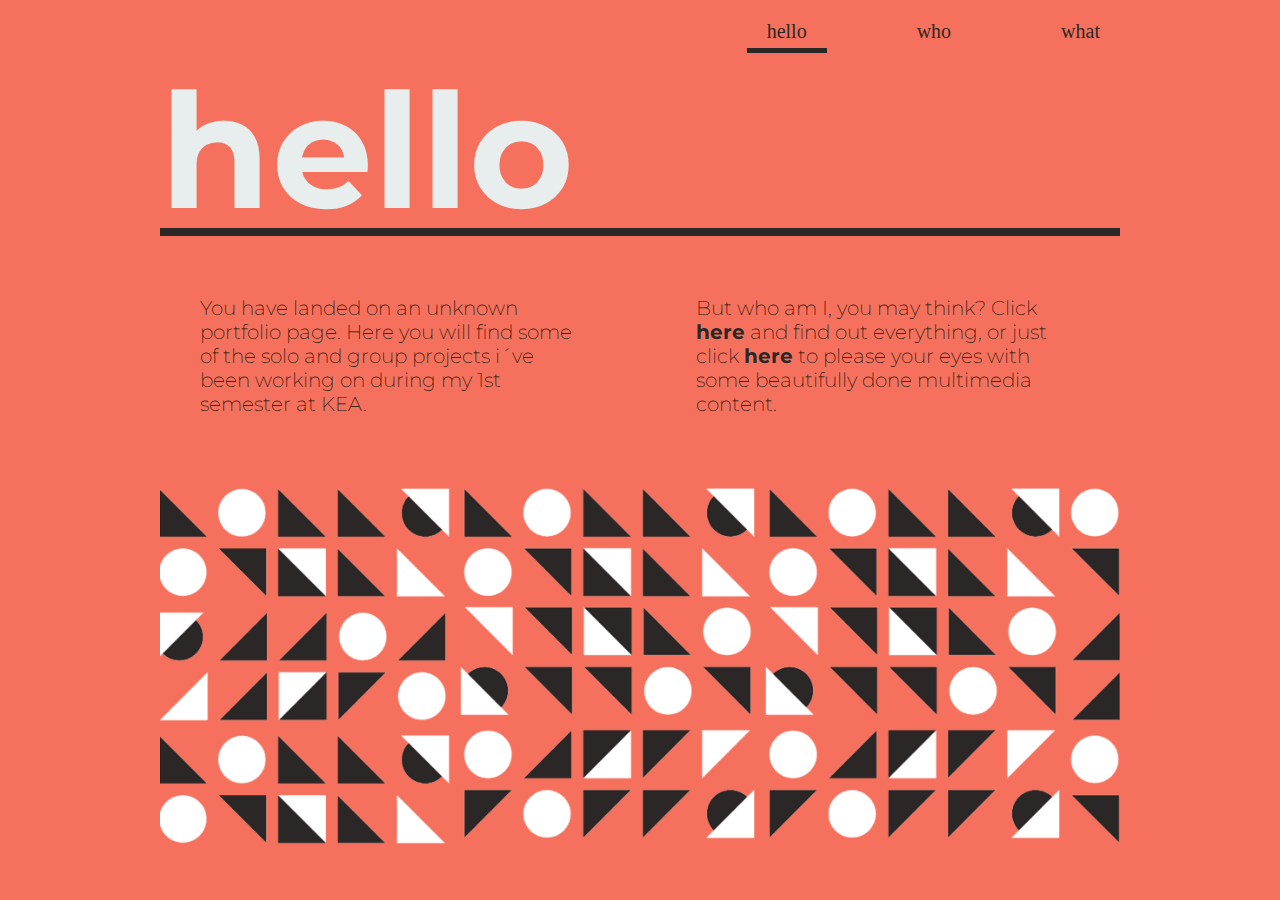
<file: index.html>
<!DOCTYPE html>
<html lang="en">


<head>
    <title>Portfolio website</title>
    <link rel="stylesheet" href="style.css" type="text/css">
    <meta name="viewport" content="width-device-width, initial-scale=1.0">
    <meta charset="UTF-8">
</head>

<body style="background-color: #F6715D;">
    <header>
        <nav class="wrapper-topnav">
            <ul>

                <li><a href="what.html">what</a>
                </li>

                <li><a href="who.html">who</a></li>

                <li><a href="index.html" class="active">hello</a></li>
            </ul>
        </nav>
    </header>

    <main>
        <div class="wrapper-main-grid">
            <div class="green">
                <h1 id="hello">hello</h1>
            </div>

            <div class="black-line"></div>

            <div class="blue">
                <p class="text-left">
                    You have landed on an unknown portfolio page. Here you will find some of the solo and group projects i´ve been working on during my 1st semester at KEA.</p>
            </div>


            <div class="yellow">
                <p class="text-right" id="links">But who am I, you may think? Click <a href="who.html">here</a> and find out everything, or just click <a href="what.html">here</a> to please your eyes with some beautifully done multimedia content.</p>
            </div>

            <div class="hello-graphic"><img src="image-assets/hello-graphic.png" alt="Hello-graphic" style="width:100%"></div>


        </div>

    </main>


    <footer>
        <div class="wrapper-footer">

        </div>

    </footer>
</body>
</file>
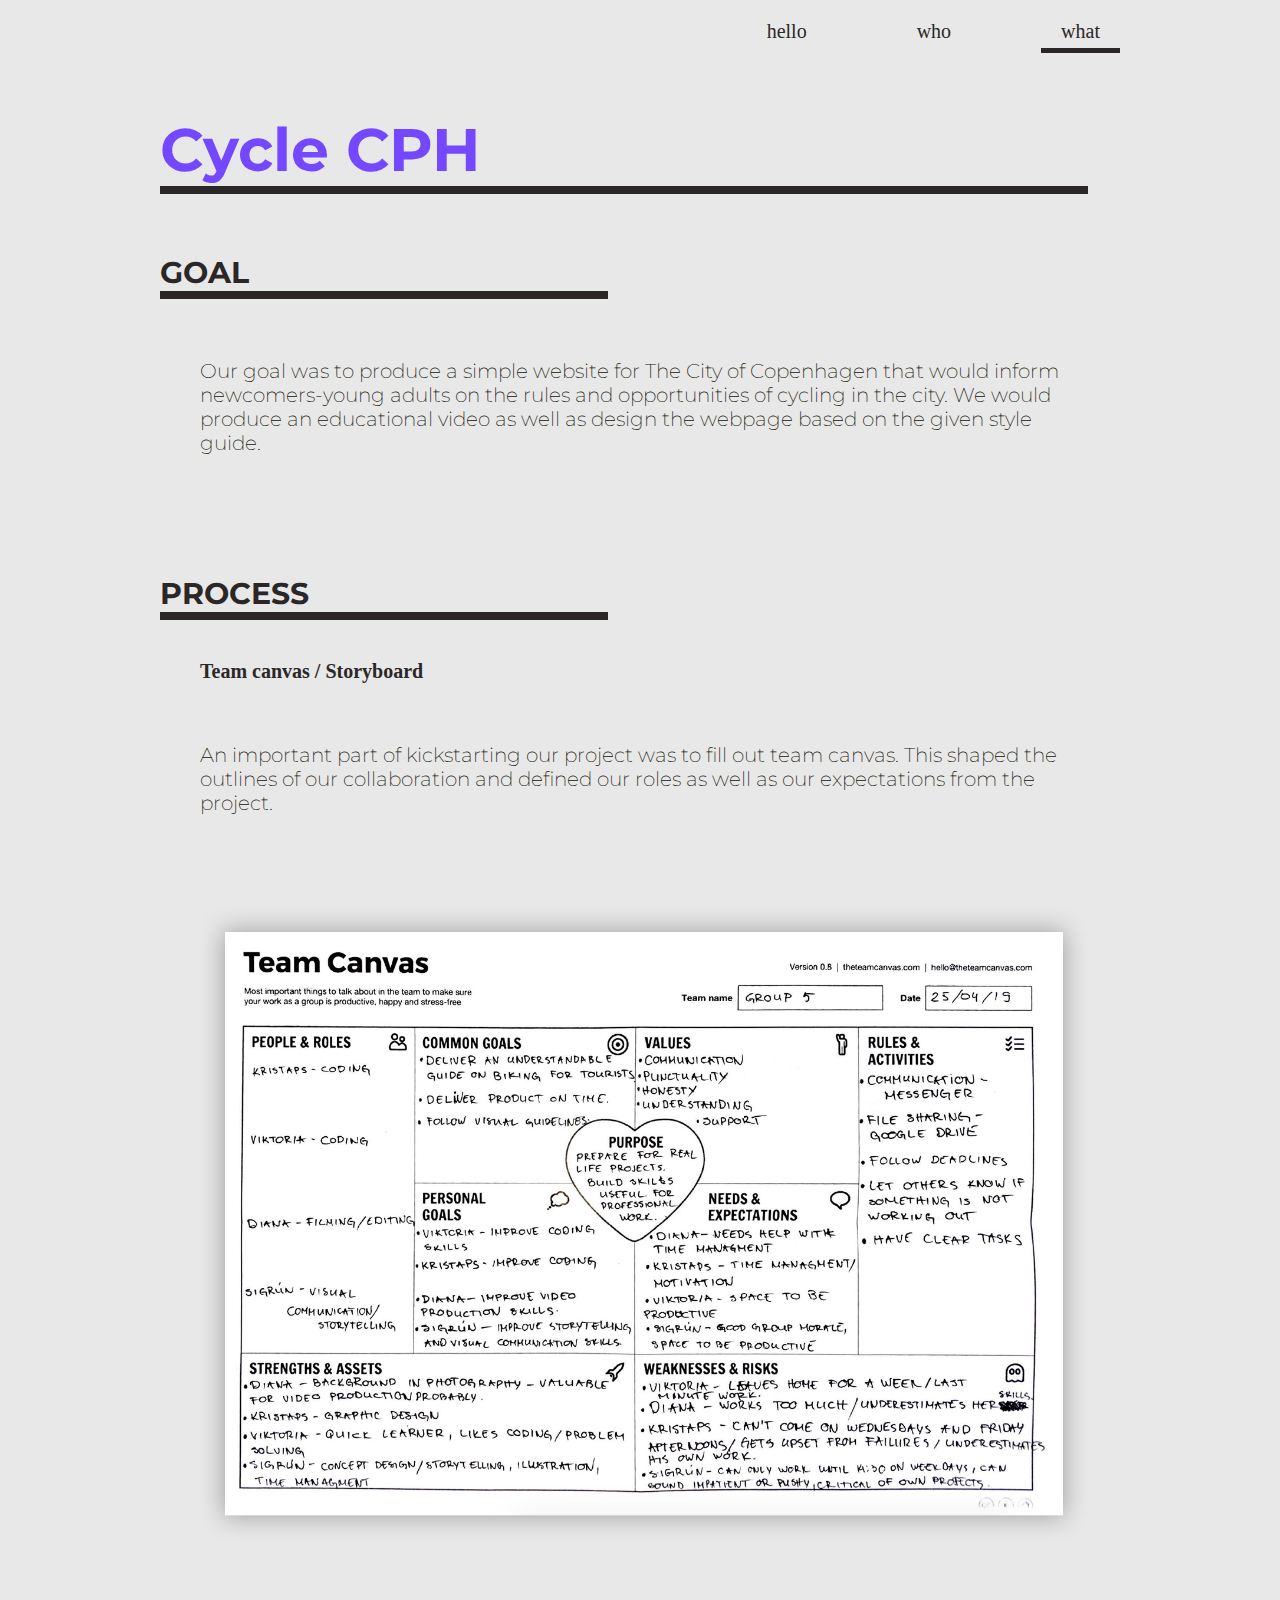
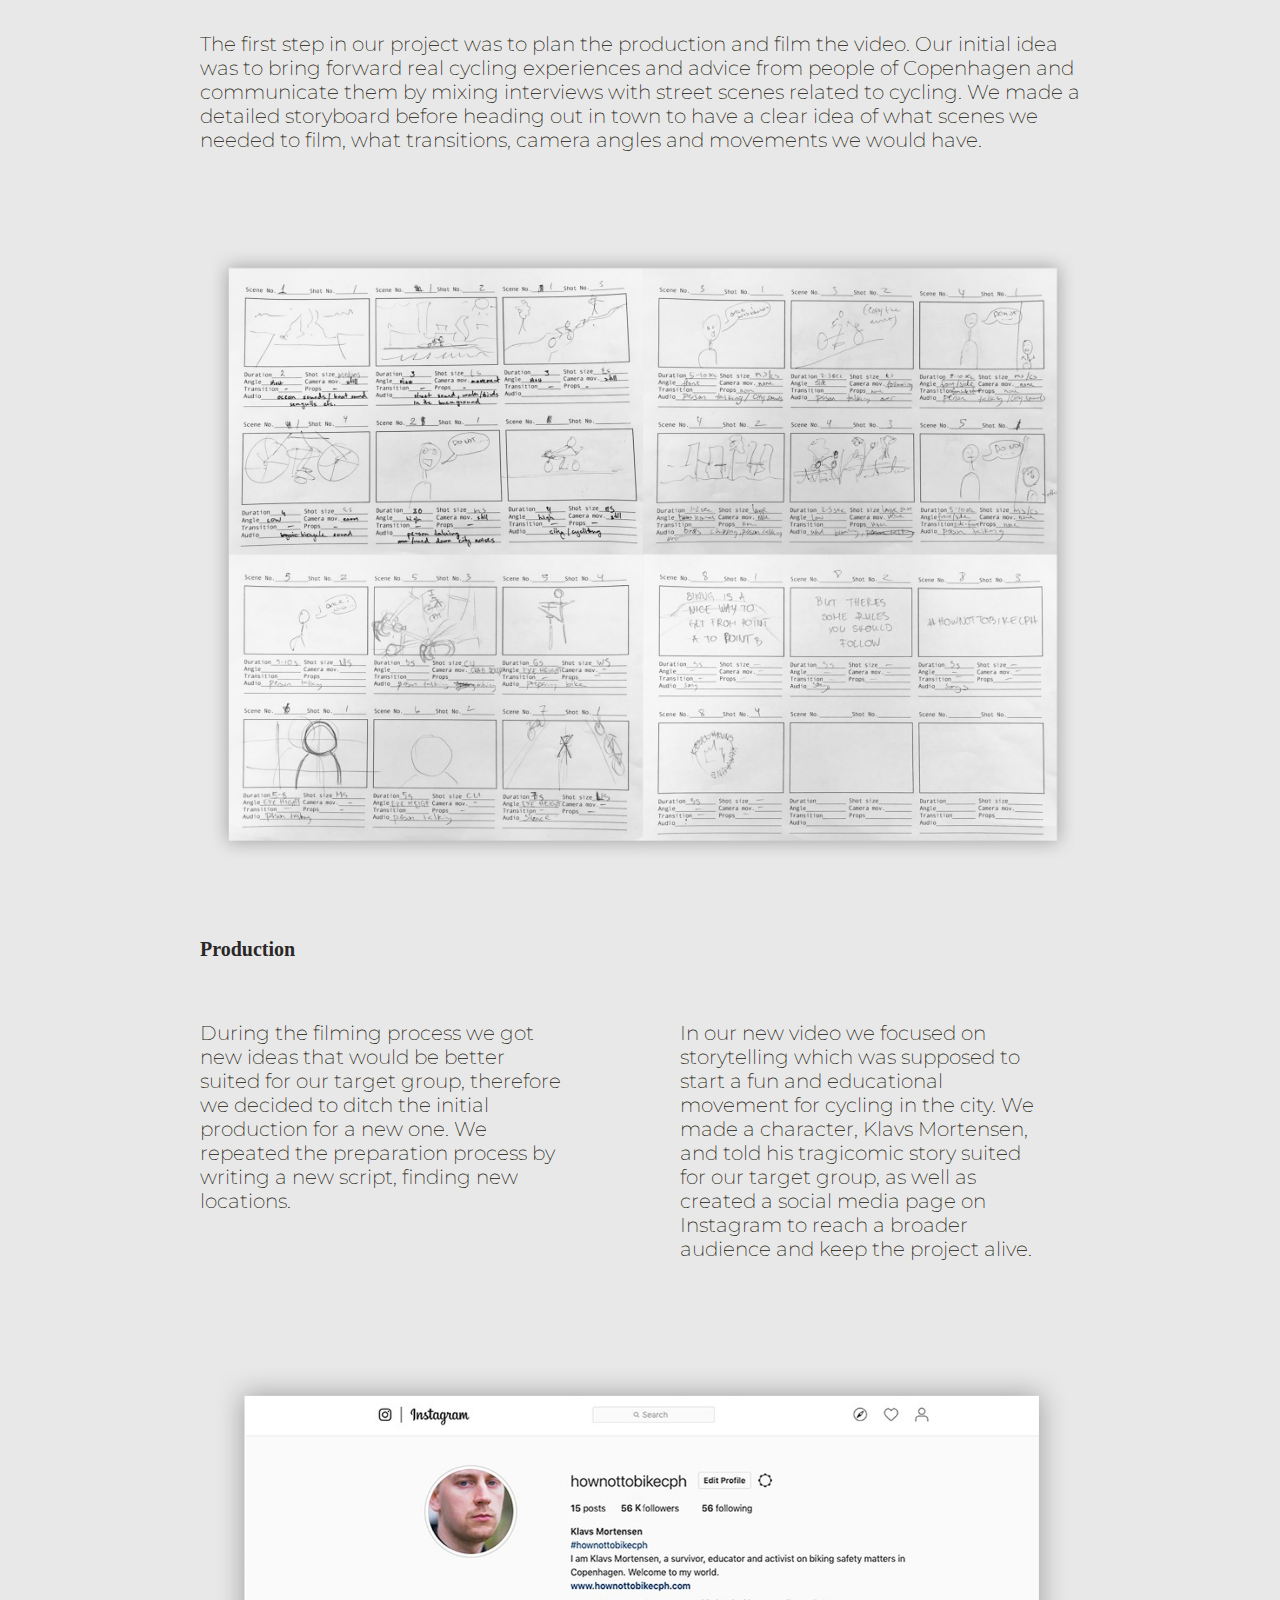
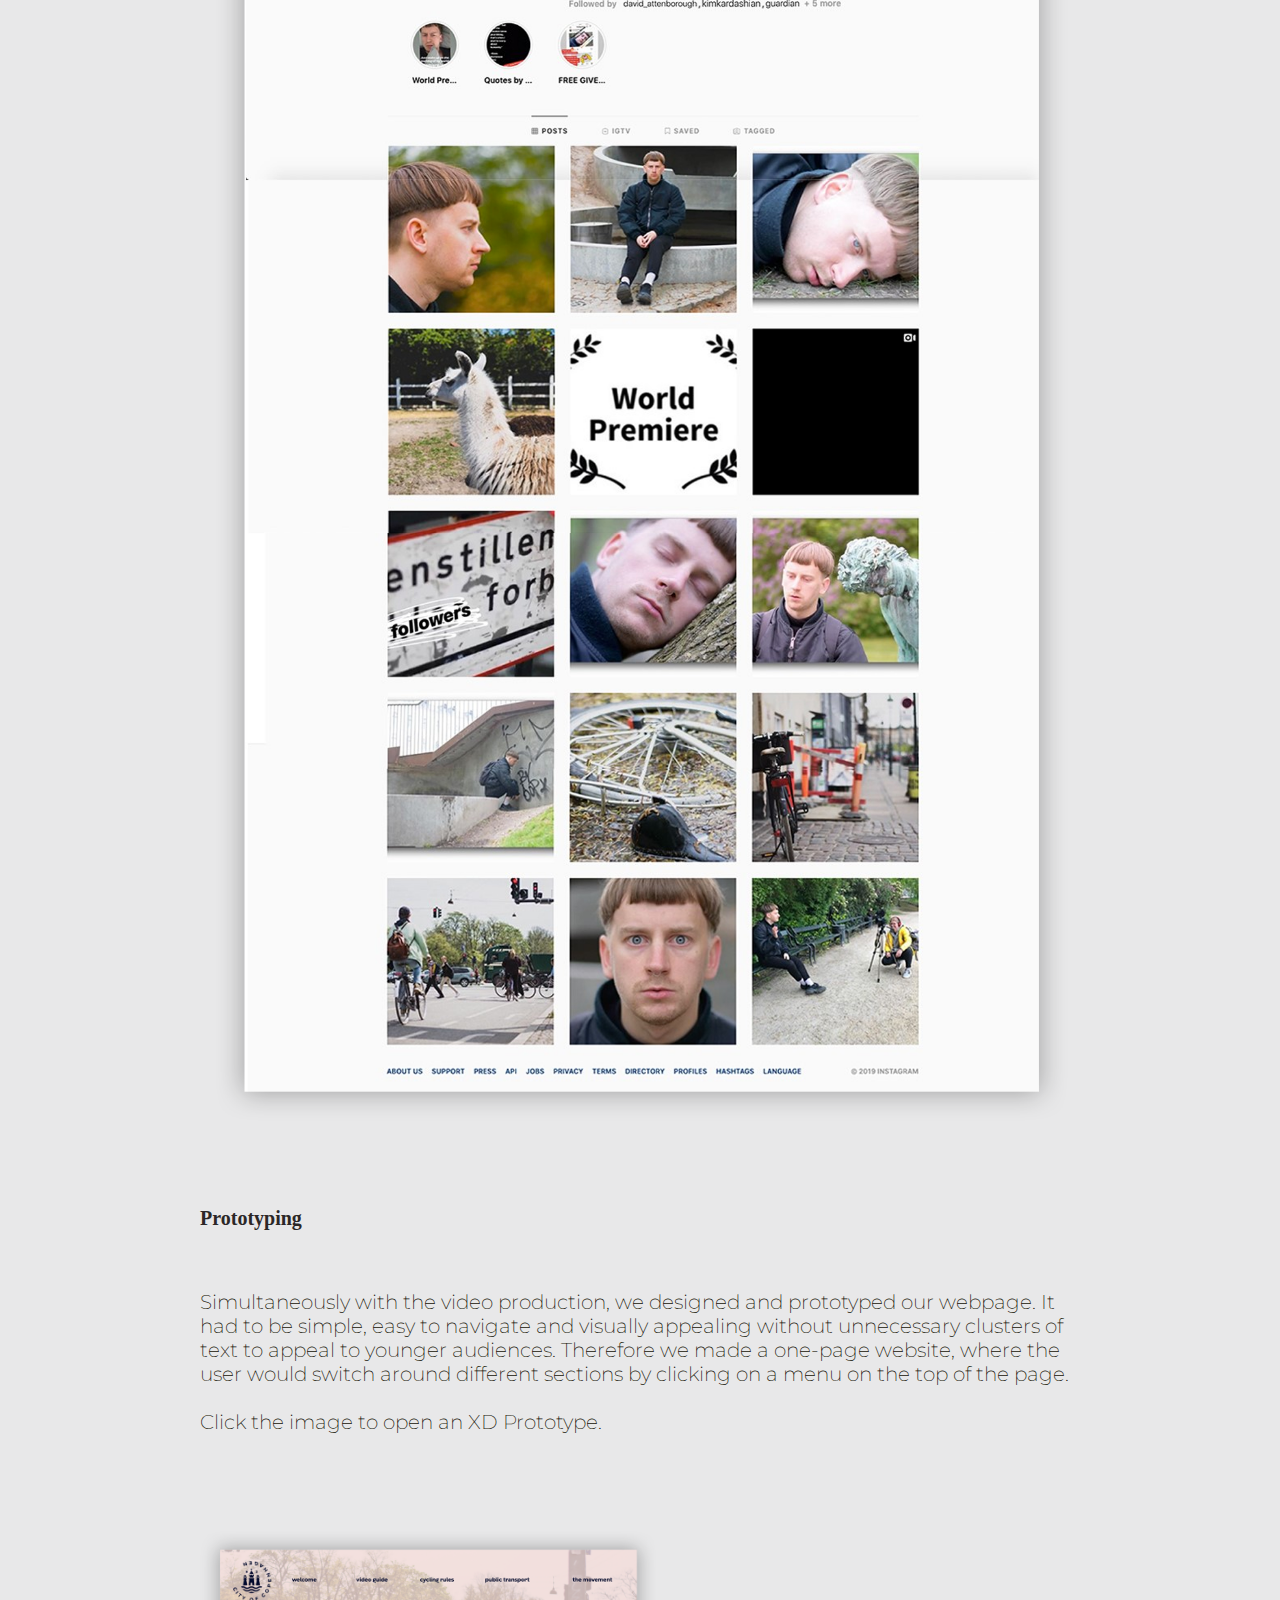
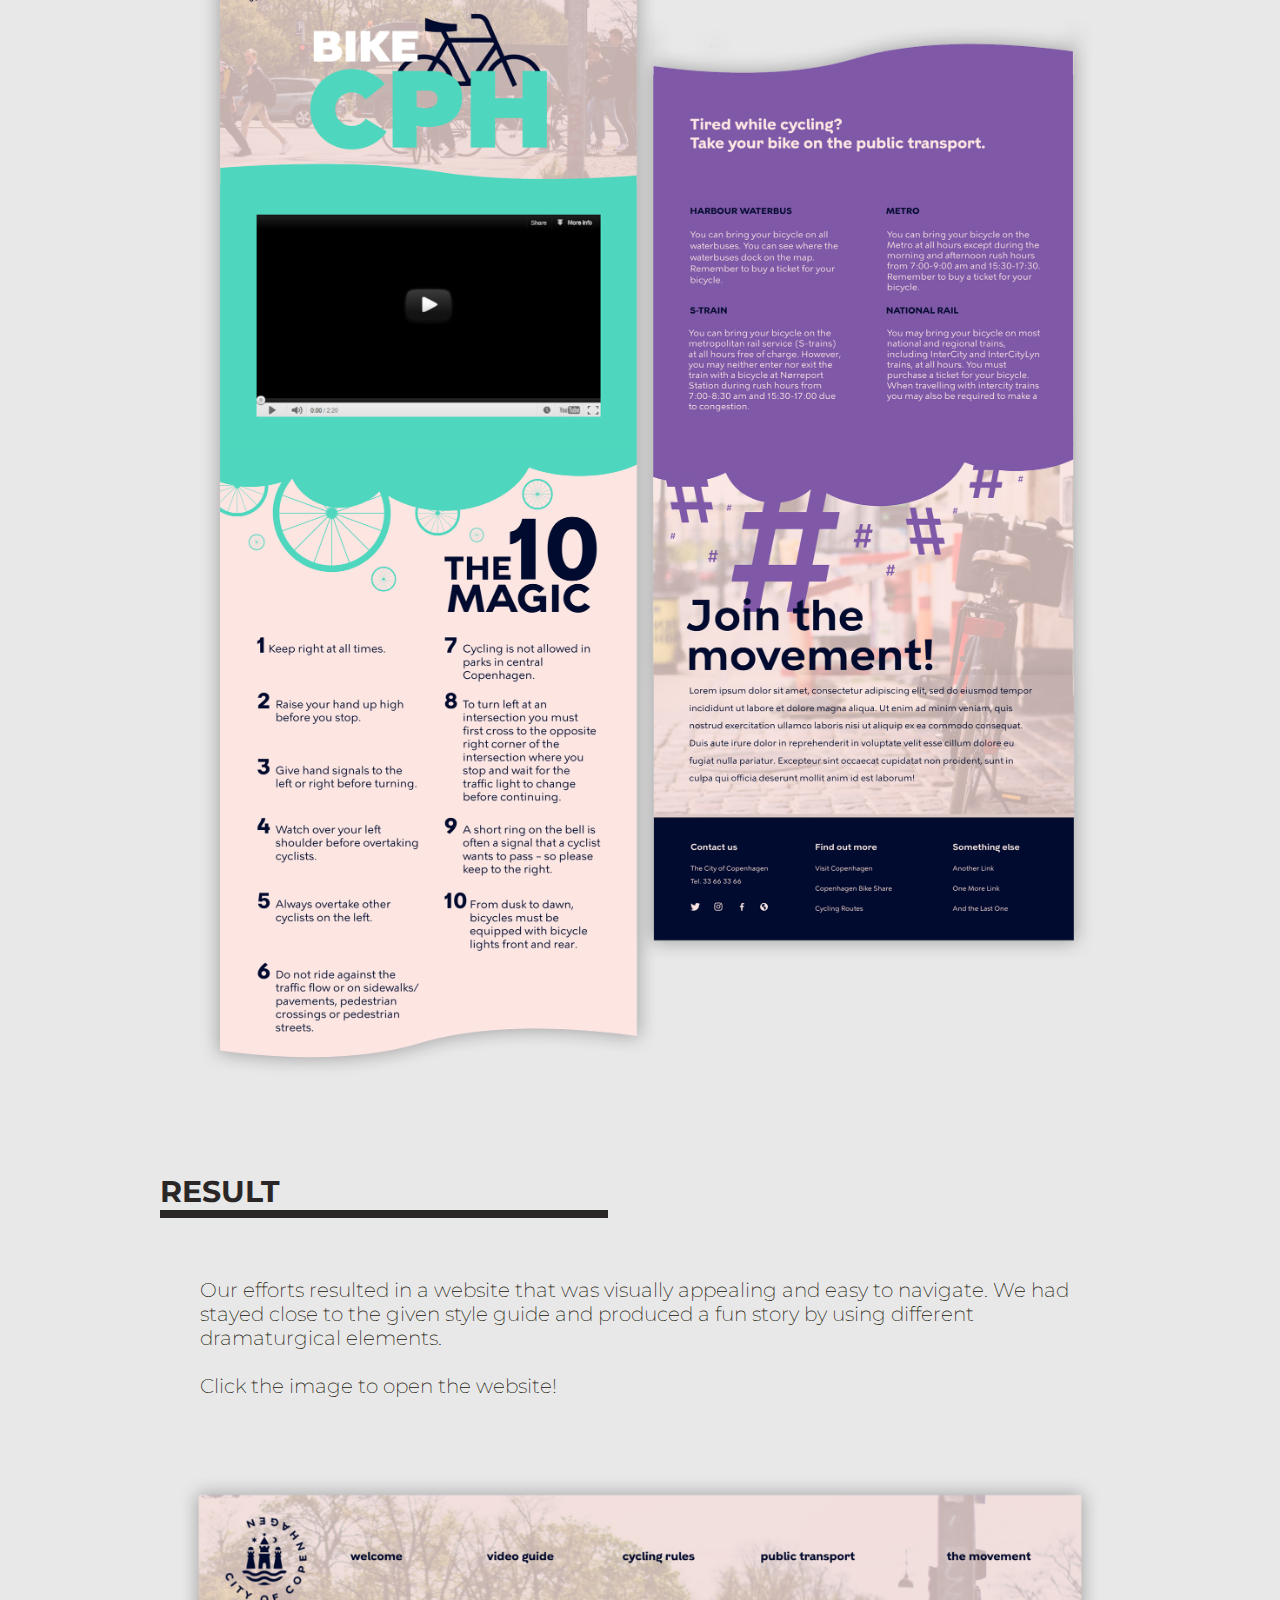
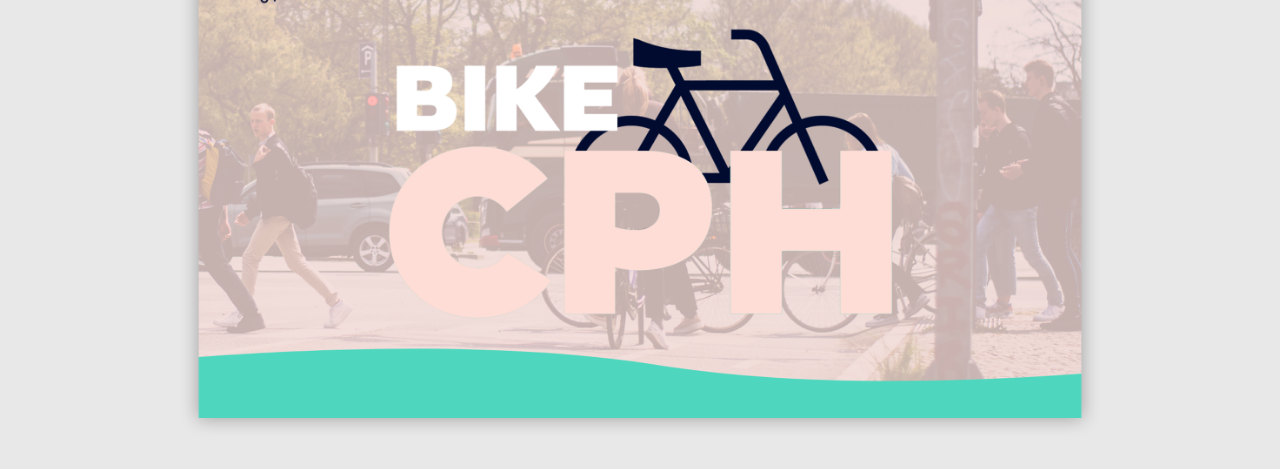
<file: cycle-cph.html>
<!DOCTYPE html>
<html lang="en">


<head>
    <title>Portfolio website</title>
    <link rel="stylesheet" href="style.css" type="text/css">
    <meta name="viewport" content="width-device-width, initial-scale=1.0">
    <meta charset="UTF-8">
</head>

<body style="background-color: #E8E8E9;">
    <header>
        <nav class="wrapper-topnav">
            <ul>

                <li><a href="what.html" class="active">what</a>
                </li>

                <li><a href="who.html">who</a></li>

                <li><a href="index.html">hello</a></li>
            </ul>
        </nav>
    </header>

    <main>
        <div class="wrapper-main-grid">
            <div class="green">
                <h2 id="hello">Cycle CPH</h2>
            </div>

            <div class="black-line"></div>

             <h3>Goal</h3>
            <div class="black-line-half"></div>

            <p class="text-span2">Our goal was to produce a simple website for The City of Copenhagen that would inform newcomers-young adults on the rules and opportunities of cycling in the city. We would produce an educational video as well as design the webpage based on the given style guide.</p>

            <h3>Process</h3>
            <div class="black-line-half"></div>

            <h4>Team canvas / Storyboard</h4>

            <p class="text-span2">An important part of kickstarting our project was to fill out team canvas. This shaped the outlines of our collaboration and defined our roles as well as our expectations from the project. </p>

             <img class="span2" src="image-assets/cycle-cph/2.png" alt="Image1" style="width:100%;">

             <p class="text-span2">The first step in our project was to plan the production and film the video. Our initial idea was to bring forward real cycling experiences and advice from people of Copenhagen and communicate them by mixing interviews with street scenes related to cycling. We made a detailed storyboard before heading out in town to have a clear idea of what scenes we needed to film, what transitions, camera angles and movements we would have.</p>

             <img class="span2" src="image-assets/cycle-cph/3.png" alt="Image1" style="width:100%;">



             <h4 class="h4-light">Production</h4>

             <p class="text-left">During the filming process we got new ideas that would be better suited for our target group, therefore we decided to ditch the initial production for a new one. We repeated the preparation process by writing a new script, finding new locations.</p>

             <p class="text-right">In our new video we focused on storytelling which was supposed to start a fun and educational movement for cycling in the city. We made a character, Klavs Mortensen, and told his tragicomic story suited for our target group, as well as created a social media page on Instagram to reach a broader audience and keep the project alive.
</p>

              <img class="span2" src="image-assets/cycle-cph/4.png" alt="Image1" style="width:100%;">

              <h4>Prototyping</h4>

              <p class="text-span2">Simultaneously with the video production, we designed and prototyped our webpage. It had to be simple, easy to navigate and visually appealing without unnecessary clusters of text to appeal to younger audiences. Therefore we made a one-page website, where the user would switch around different sections by clicking on a menu on the top of the page.<br><br>Click the image to open an XD Prototype.</p>

            <a class="span2" href="https://xd.adobe.com/view/8e499104-c4fb-4d86-77d3-8981efbb7c43-f878/" target="blank_"><img class="span2" src="image-assets/cycle-cph/5.png" alt="Image1" style="width:100%;"></a>



            <h3>Result</h3>
            <div class="black-line-half"></div>

            <p class="text-span2">Our efforts resulted in a website that was visually appealing and easy to navigate. We had stayed close to the given style guide and produced a fun story by using different dramaturgical elements.<br><br> Click the image to open the website!</p>

            <a class="span2" href="http://vikidesign.eu/hownottobikecph/" target="blank_"><img class="span2" src="image-assets/cycle-cph/1.png" alt="Image1" style="width:100%;"></a>


        </div>

    </main>


    <footer>

    </footer>
</body>
</file>
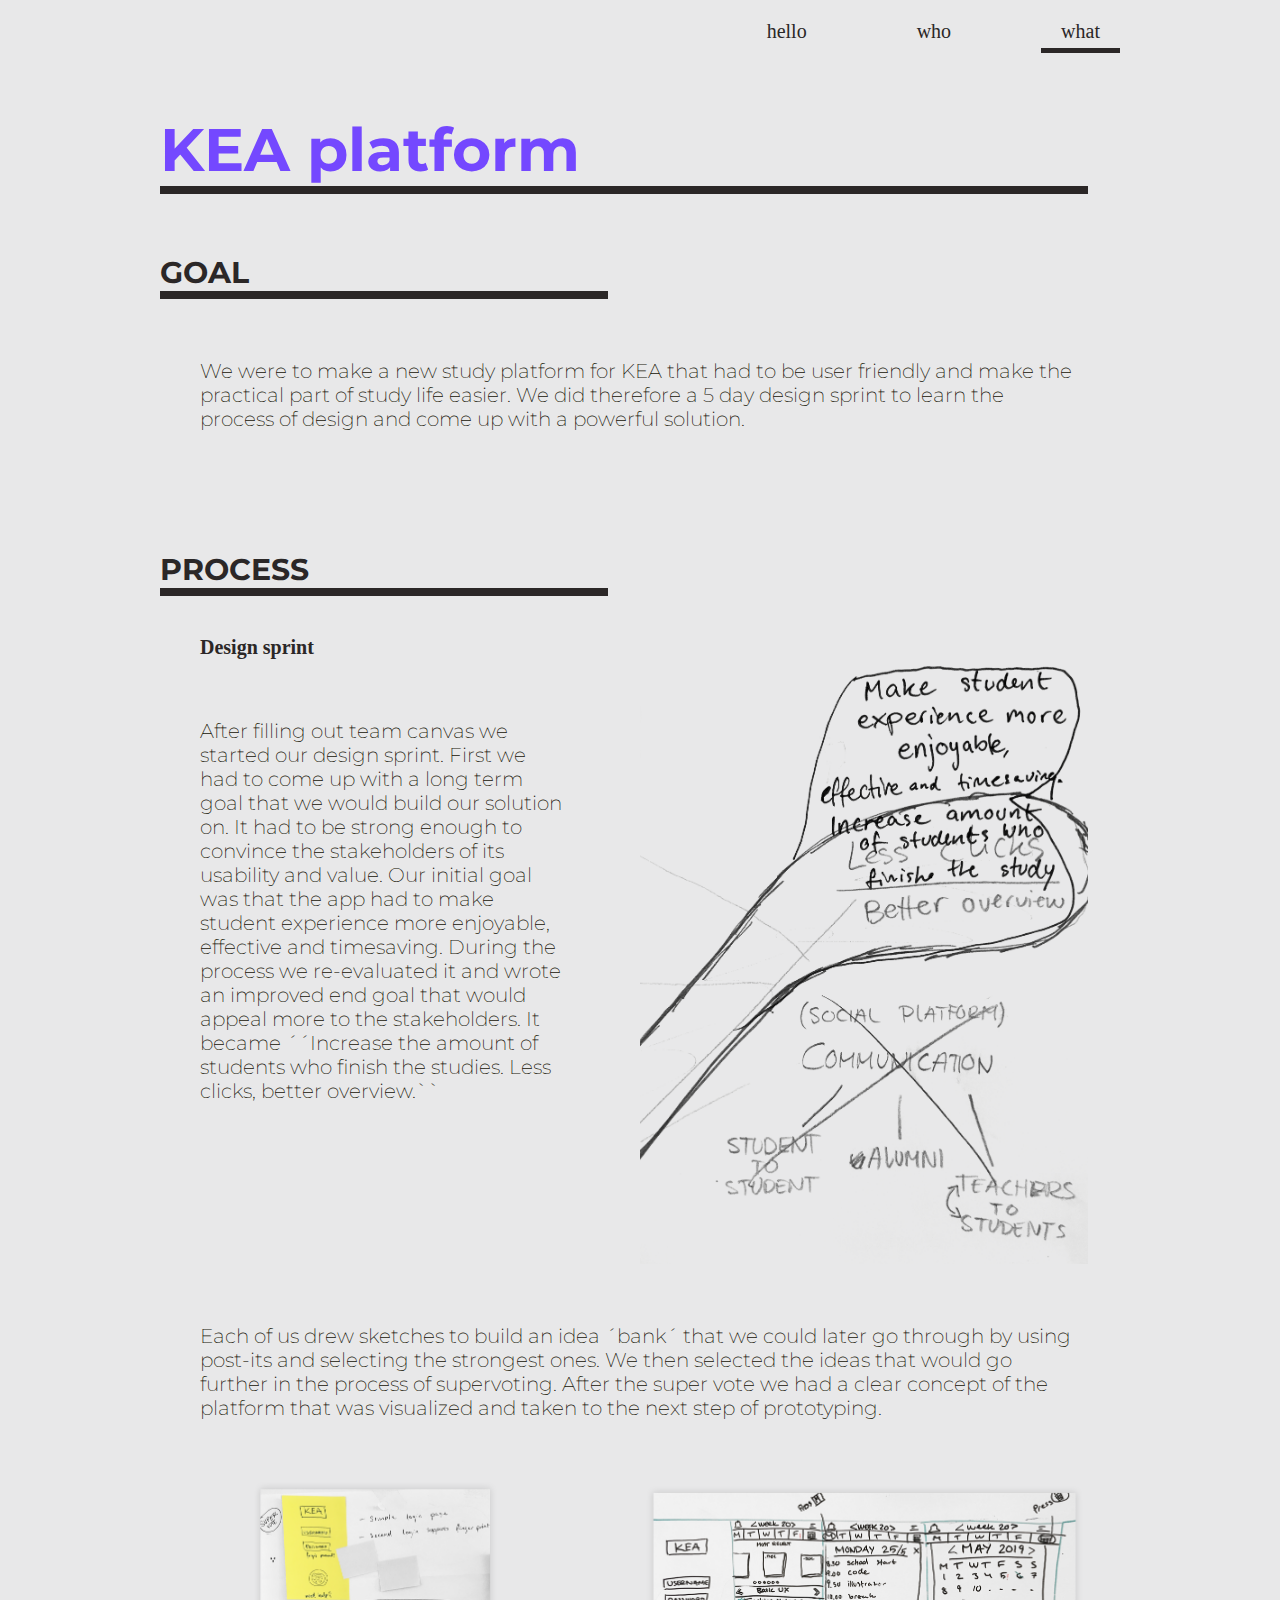
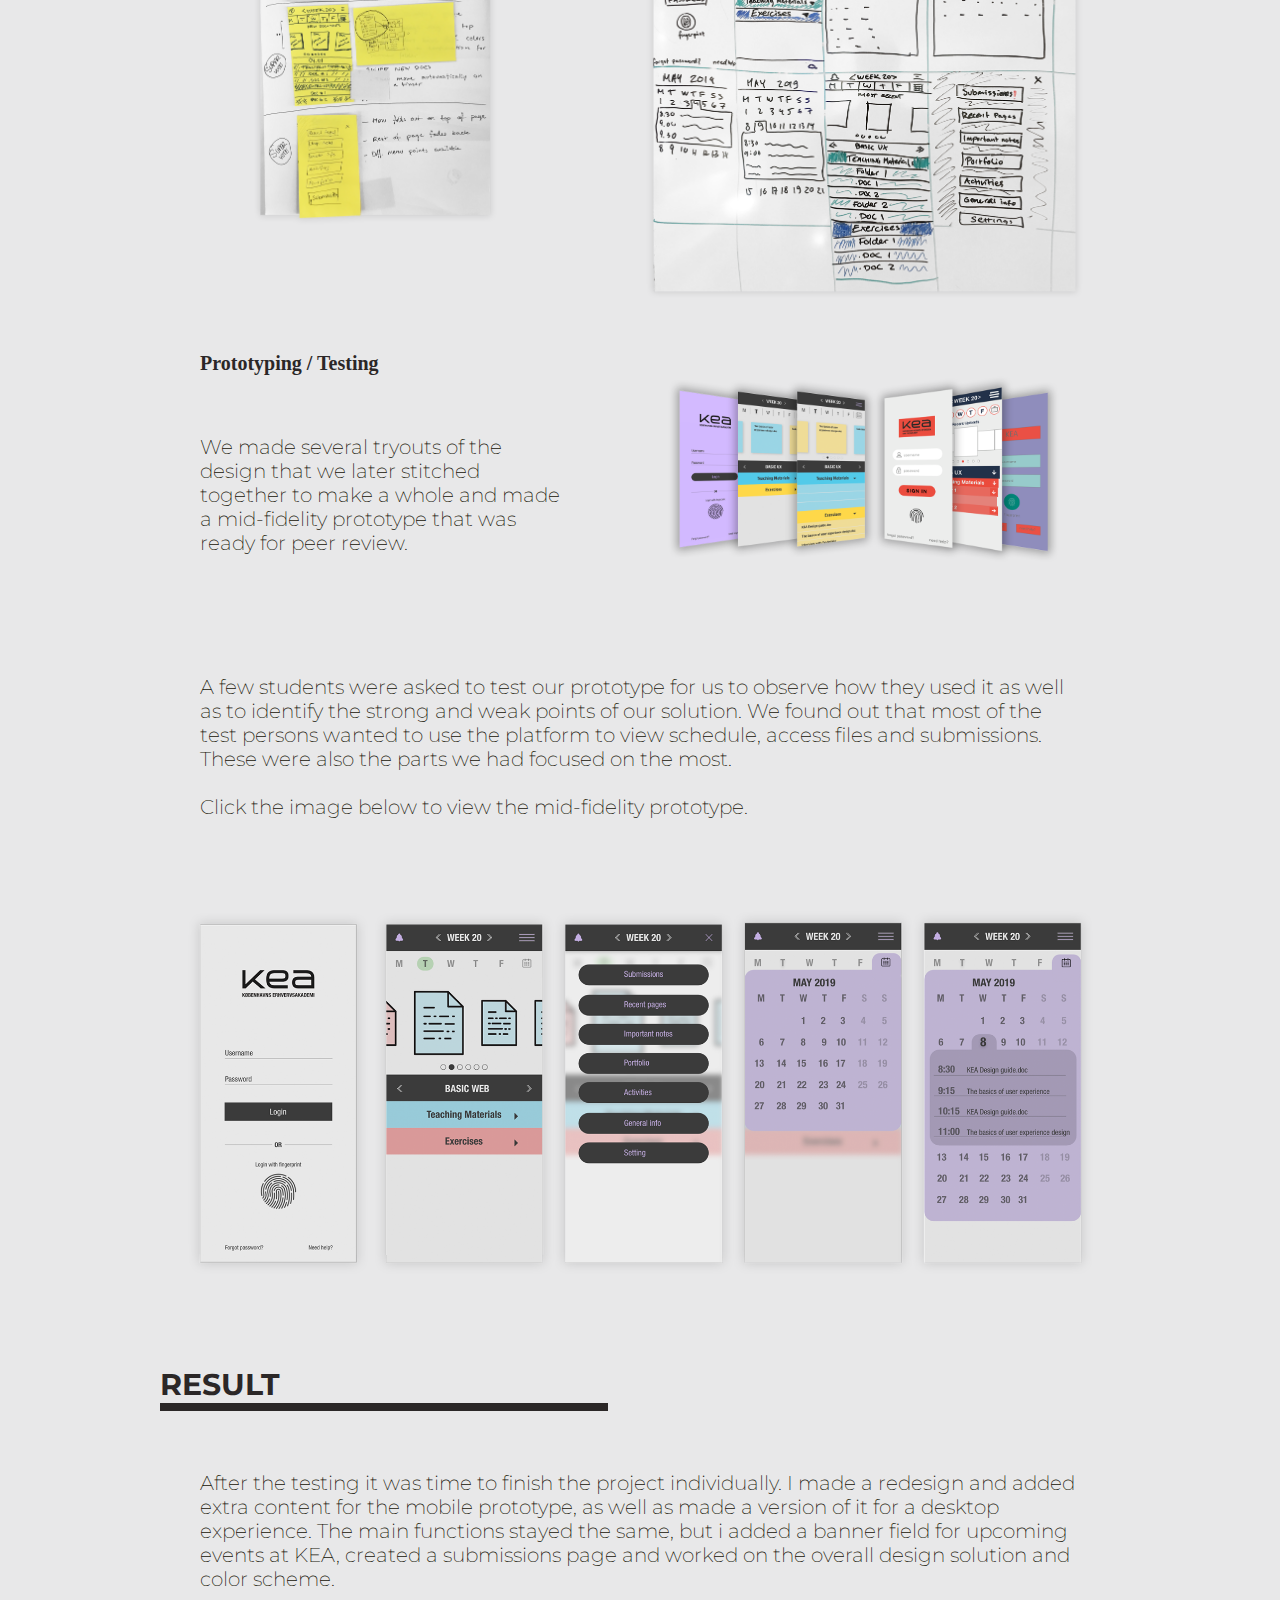
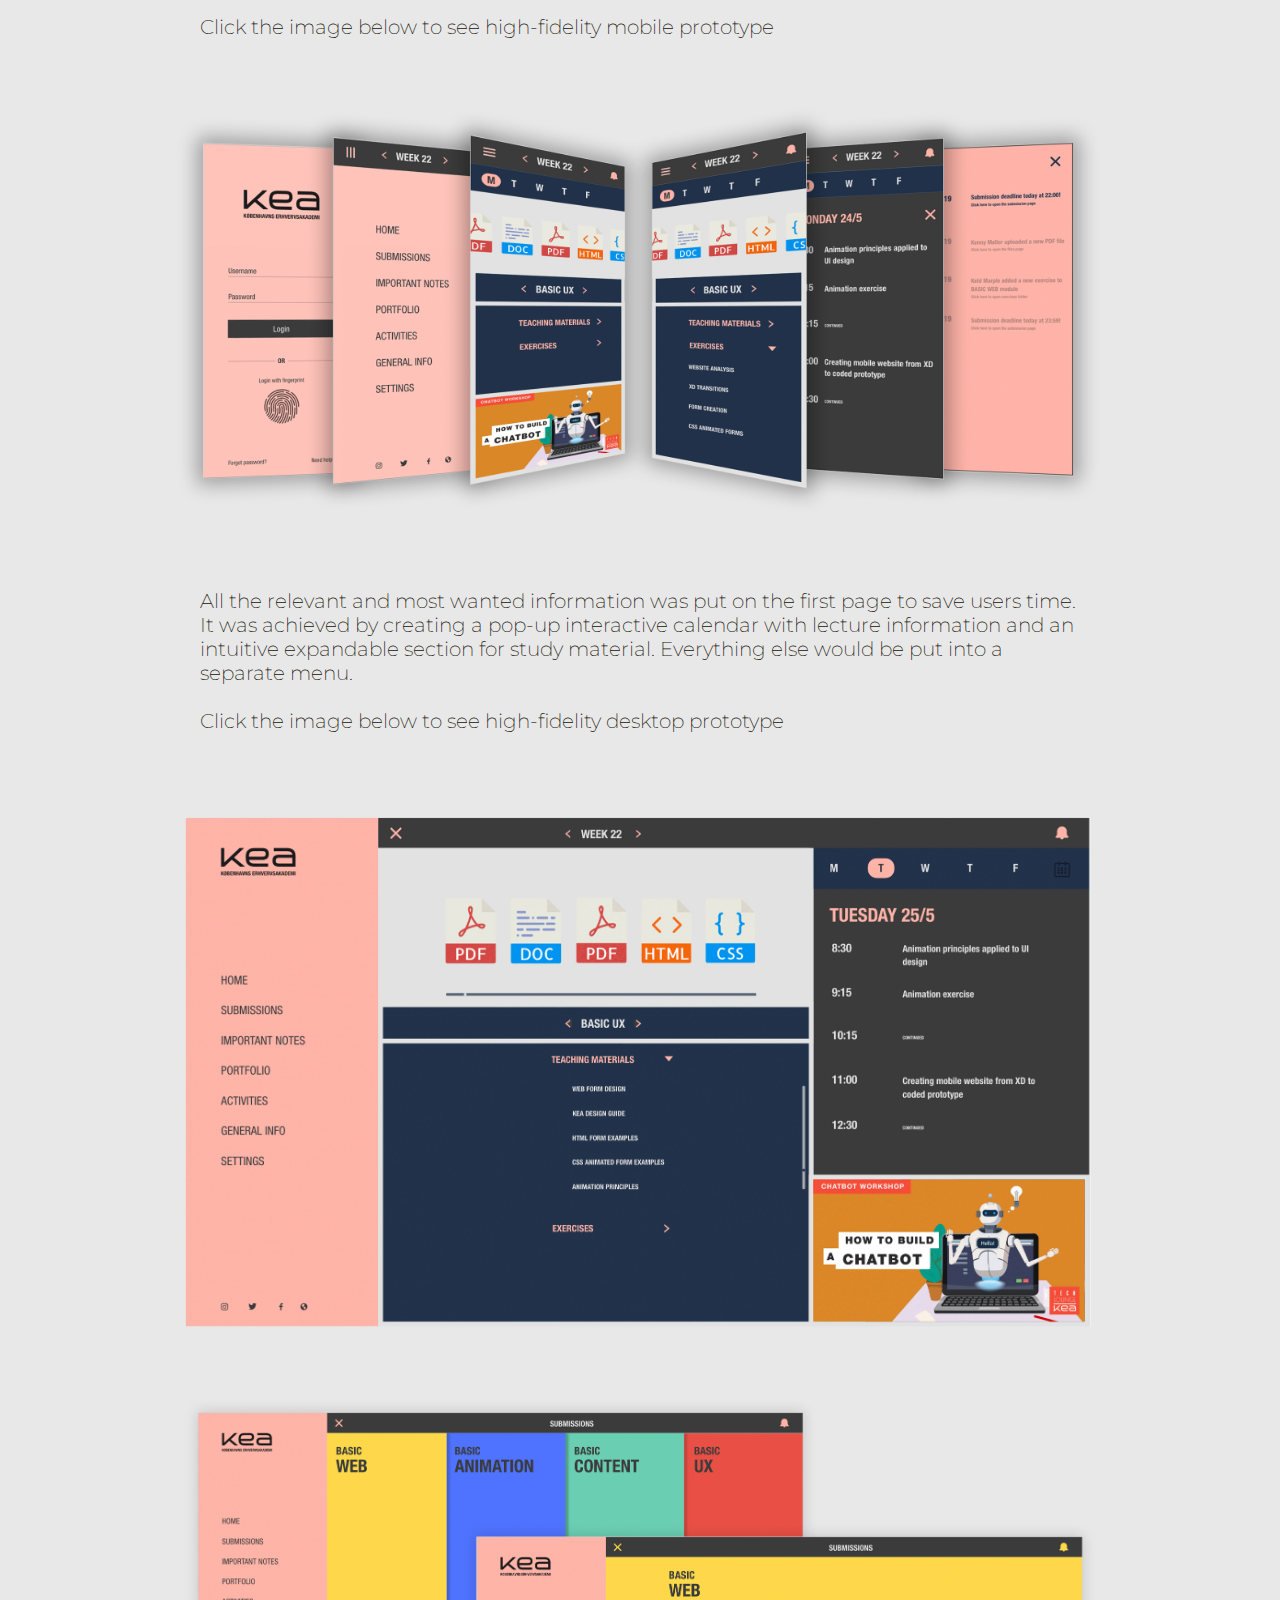
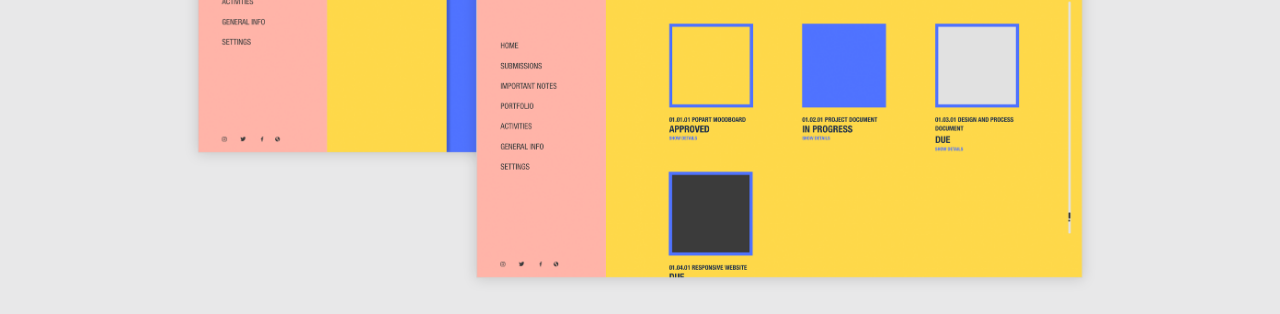
<file: kea-platform.html>
<!DOCTYPE html>
<html lang="en">


<head>
    <title>Portfolio website</title>
    <link rel="stylesheet" href="style.css" type="text/css">
    <meta name="viewport" content="width-device-width, initial-scale=1.0">
    <meta charset="UTF-8">
</head>

<body style="background-color: #E8E8E9;">
    <header>
        <nav class="wrapper-topnav">
            <ul>

                <li><a href="what.html" class="active">what</a>
                </li>

                <li><a href="who.html">who</a></li>

                <li><a href="index.html">hello</a></li>
            </ul>
        </nav>
    </header>

    <main>
        <div class="wrapper-main-grid">
            <div class="green">
                <h2 id="hello">KEA platform</h2>
            </div>

            <div class="black-line"></div>

             <h3>Goal</h3>
            <div class="black-line-half"></div>

            <p class="text-span2">We were to make a new study platform for KEA that had to be user friendly and make the practical part of study life easier. We did therefore a 5 day design sprint to learn the process of design and come up with a powerful solution.</p>

            <h3>Process</h3>
            <div class="black-line-half"></div>

            <h4>Design sprint</h4>

            <p class="text-left">After filling out team canvas we started our design sprint. First we had to come up with a long term goal that we would build our solution on. It had to be strong enough to convince the stakeholders of its usability and value. Our initial goal was that the app had to make student experience more enjoyable, effective and timesaving. During the process we re-evaluated it and wrote an improved end goal that would appeal more to the stakeholders. It became ´´Increase the amount of students who finish the studies. Less clicks, better overview.`` </p>

             <img class="span1right" src="image-assets/kea-platform/1.png" alt="Image1" style="width:100%;">

             <p class="text-span2">Each of us drew sketches to build an idea ´bank´ that we could later go through by using post-its and selecting the strongest ones. We then selected the ideas that would go further in the process of supervoting. After the super vote we had a clear concept of the platform that was visualized and taken to the next step of prototyping.</p>

             <img class="span1left" src="image-assets/kea-platform/3.png" alt="Image1" style="width:100%;">

             <img class="span1right" src="image-assets/kea-platform/4.png" alt="Image1" style="width:100%;">

             <h4>Prototyping / Testing</h4>

            <p class="text-left">We made several tryouts of the design that we later stitched together to make a whole and made a mid-fidelity prototype that was ready for peer review.</p>

            <img class="span1right" src="image-assets/kea-platform/5.png" alt="Image1" style="width:100%;">

             <p class="text-span2">A few students were asked to test our prototype for us to observe how they used it as well as to identify the strong and weak points of our solution. We found out that most of the test persons wanted to use the platform to view schedule, access files and submissions. These were also the parts we had focused on the most.<br><br>Click the image below to view the mid-fidelity prototype.</p>


            <a class="span2" href="https://xd.adobe.com/view/49729b6b-15d5-4f83-4da8-3f31c86a2c9d-3f43/" target="blank_"><img class="span2" src="image-assets/kea-platform/6.png" alt="Image1" style="width:100%;"></a>



            <h3>Result</h3>
            <div class="black-line-half"></div>


            <p class="text-span2">After the testing it was time to finish the project individually.  I made a redesign and added extra content for the mobile prototype, as well as made a version of it for a desktop experience. The main functions stayed the same, but i added a banner field for upcoming events at KEA, created a submissions page and worked on the overall design solution and color scheme.<br><br>Click the image below to see high-fidelity mobile prototype</p>

            <a class="span2" href="https://xd.adobe.com/view/91a40836-3dc5-4f29-6f28-58cea3c2b81a-e795/" target="blank_"><img class="span2" src="image-assets/kea-platform/7.png" alt="Image1" style="width:100%;"></a>

            <p class="text-span2">All the relevant and most wanted information was put on the first page to save users time. It was achieved by creating a pop-up interactive calendar with lecture information and an intuitive expandable section for study material. Everything else would be put into a separate menu.<br><br>Click the image below to see high-fidelity desktop prototype
</p>


            <a class="span2" href="https://xd.adobe.com/view/681454ff-4d19-41c5-75c3-4822dd3f302e-1e25/" target="blank_"><img class="span2" src="image-assets/kea-platform/8.gif" alt="Image1" style="width:100%;"></a>

            <img class="span2" src="image-assets/kea-platform/9.png" alt="Image1" style="width:100%;">




        </div>

    </main>


    <footer>

    </footer>
</body>
</file>
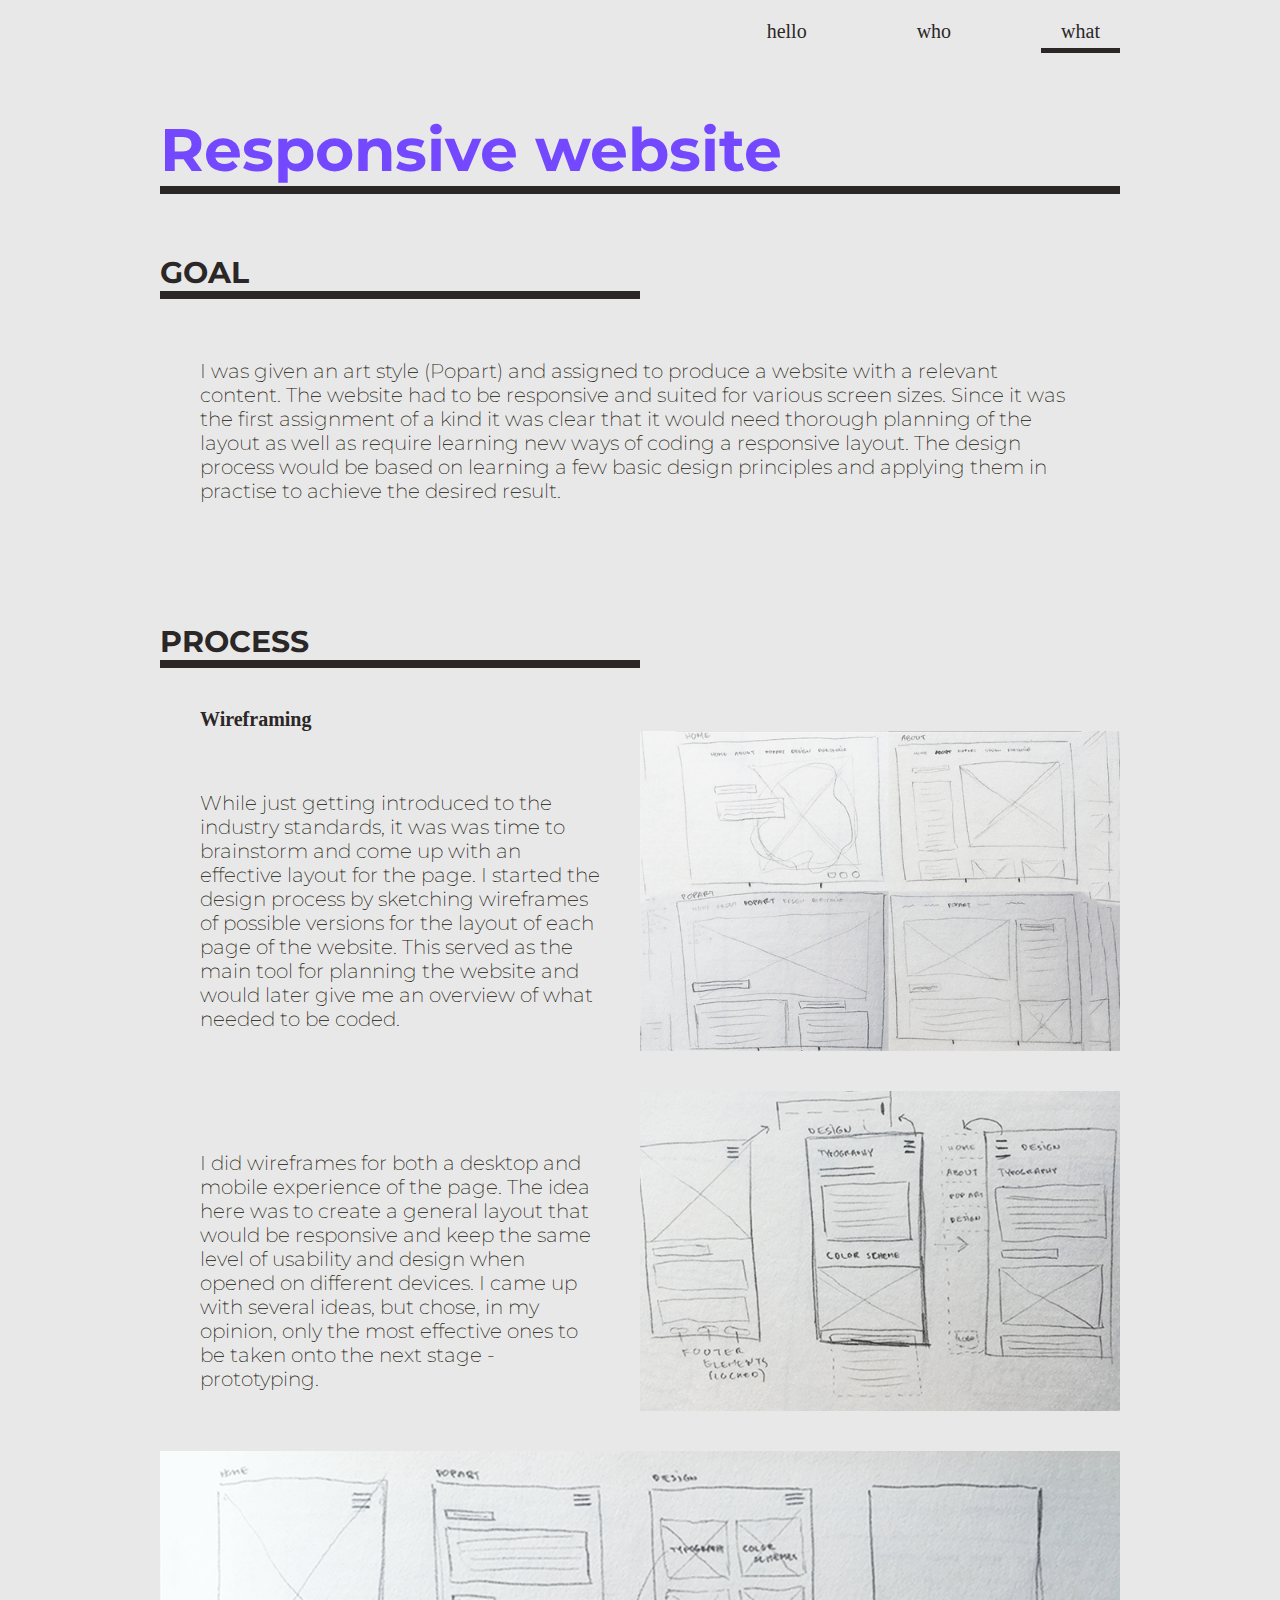
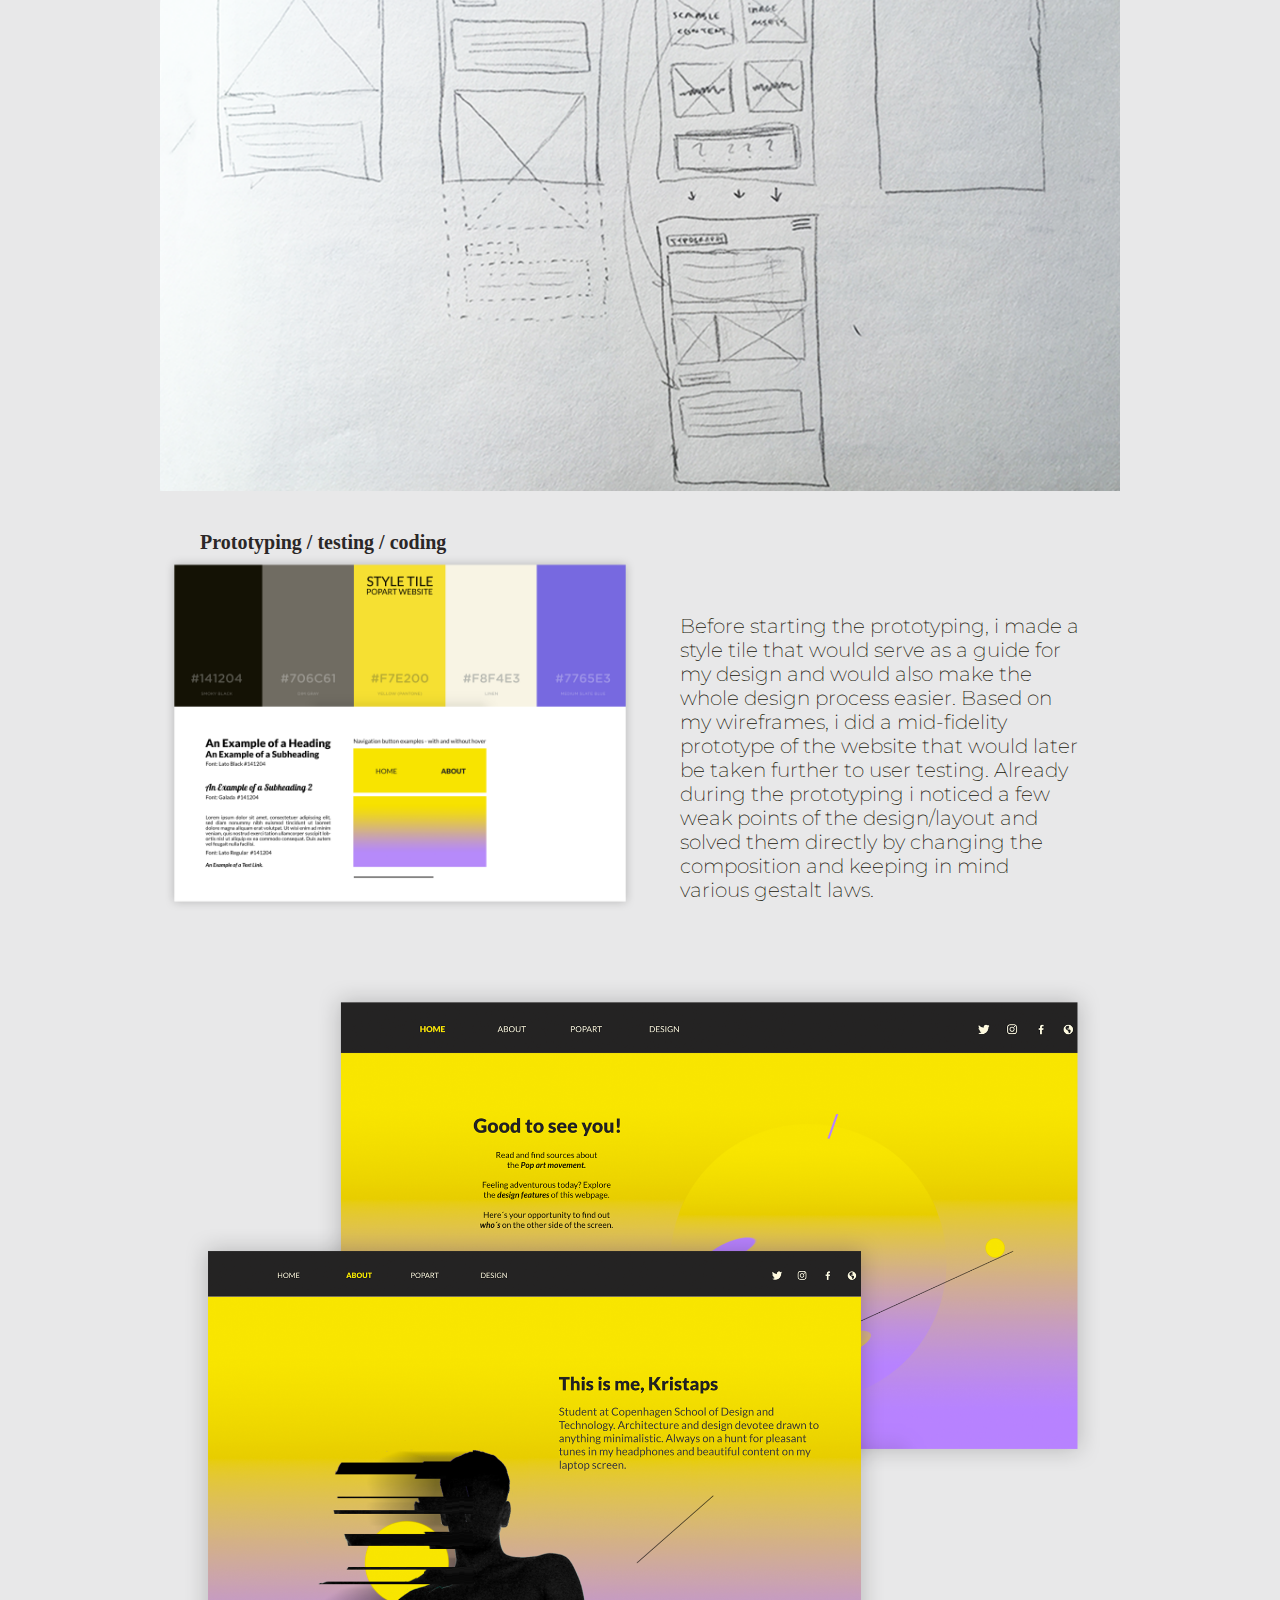
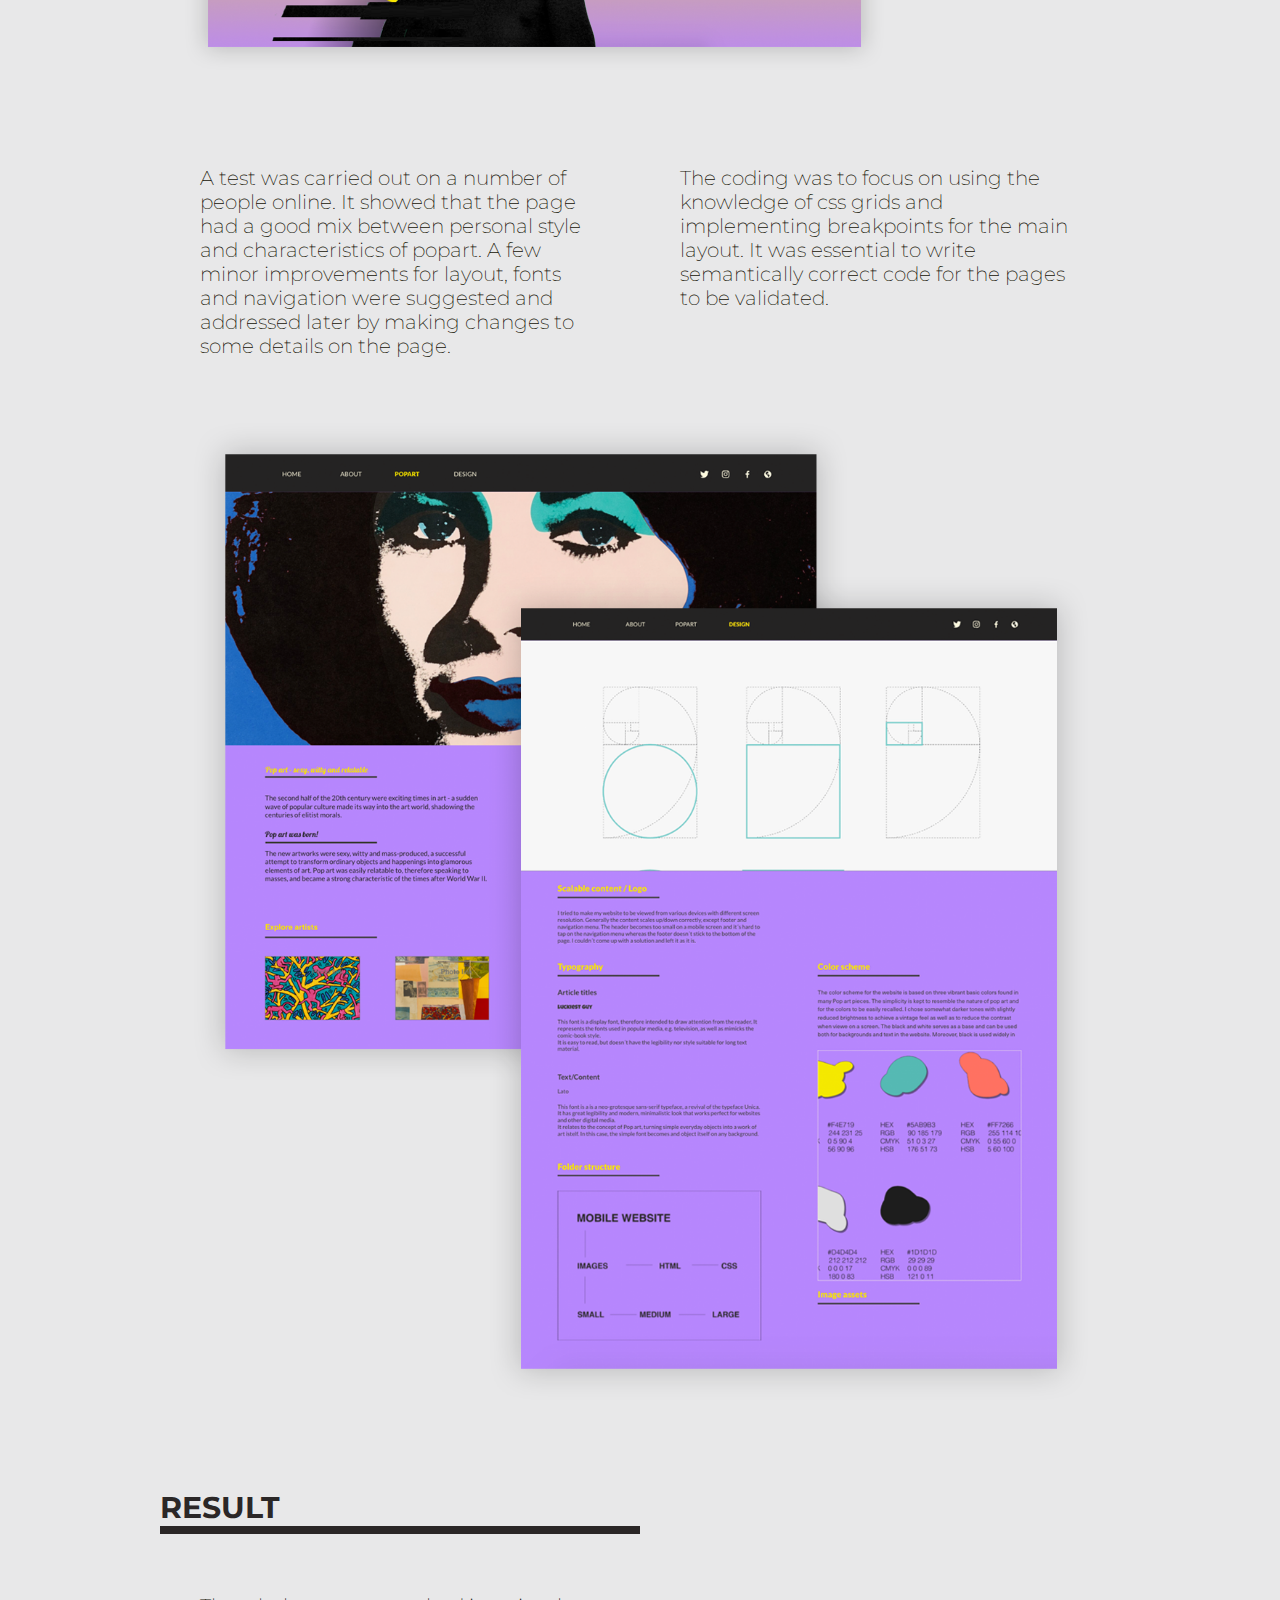
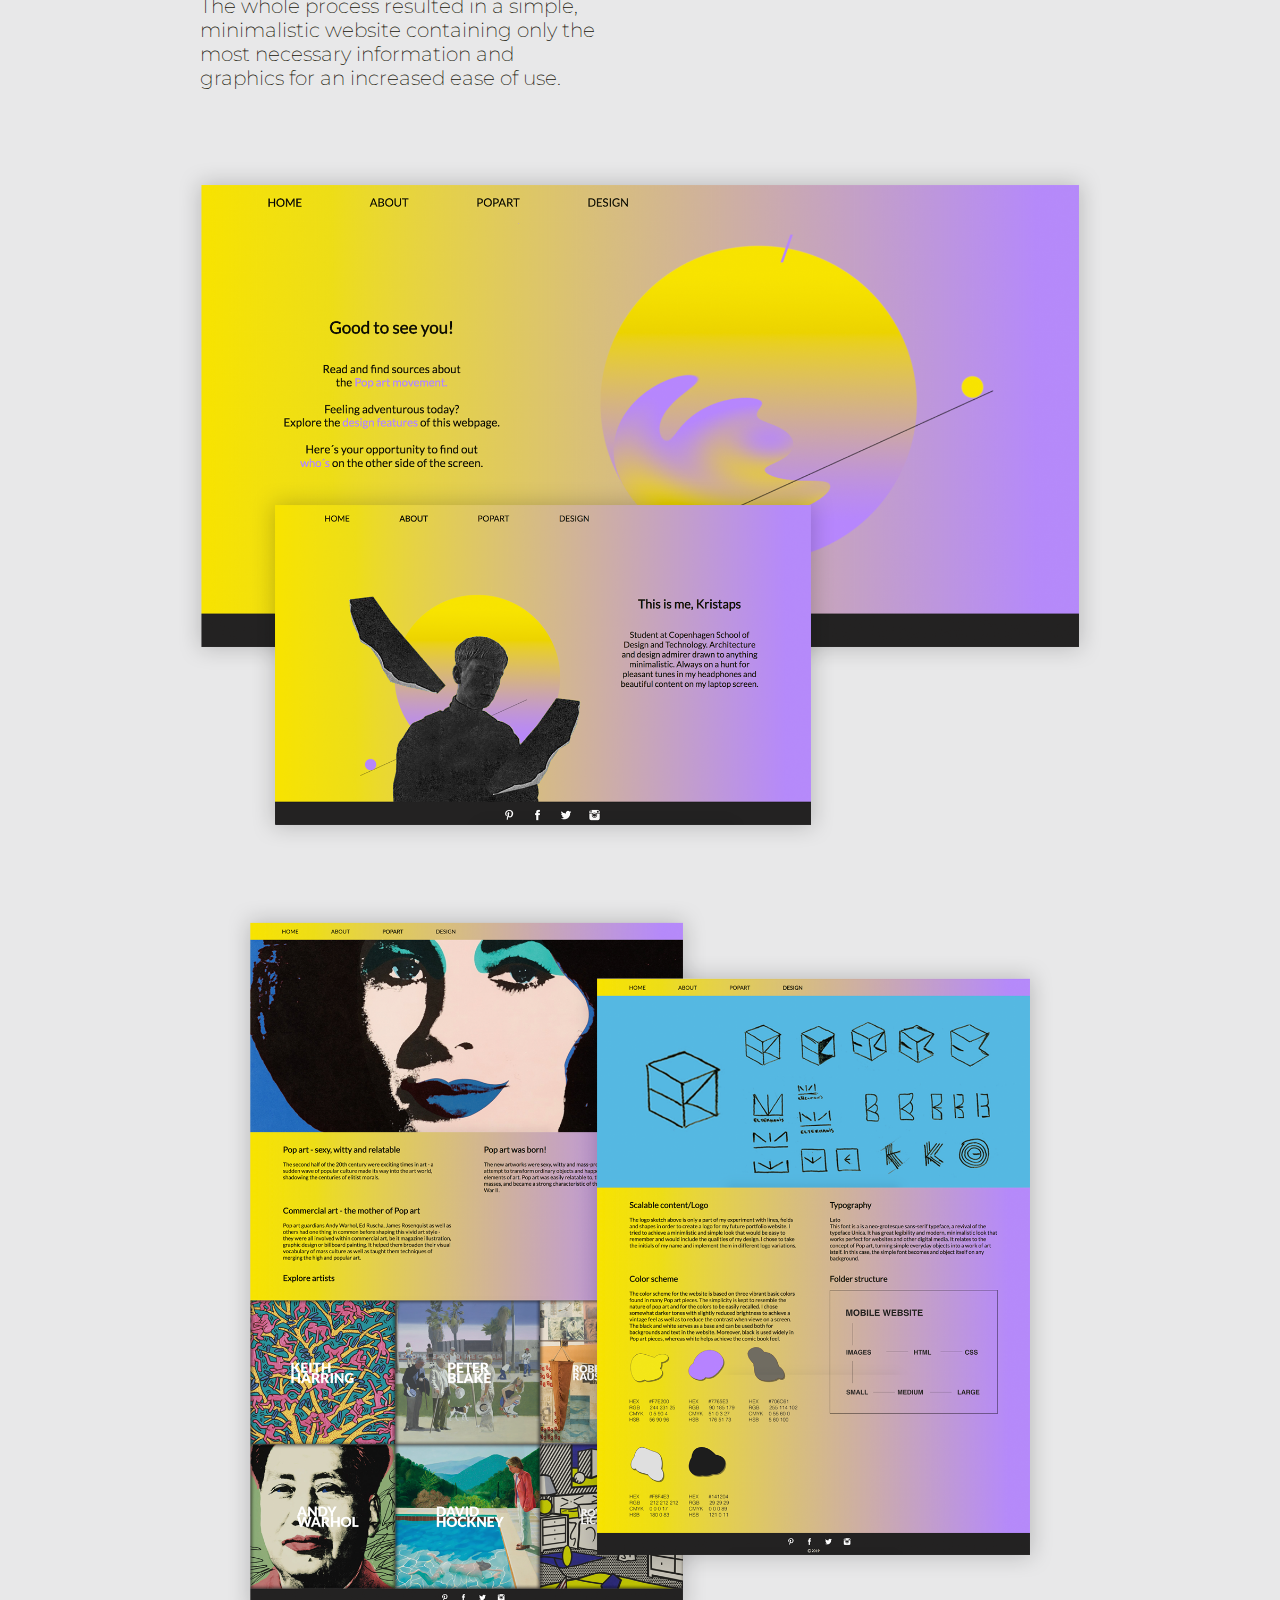
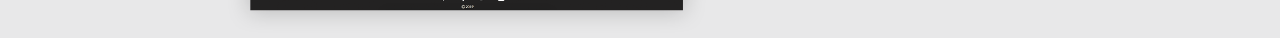
<file: resp-web.html>
<!DOCTYPE html>
<html lang="en">


<head>
    <title>Portfolio website</title>
    <link rel="stylesheet" href="style.css" type="text/css">
    <meta name="viewport" content="width-device-width, initial-scale=1.0">
    <meta charset="UTF-8">

</head>

<body style="background-color: #E8E8E9;">
    <header>
        <nav class="wrapper-topnav">
            <ul>

                <li><a href="what.html" class="active">what</a>
                </li>

                <li><a href="who.html">who</a></li>

                <li><a href="index.html">hello</a></li>
            </ul>
        </nav>
    </header>

    <main>
<div class="page-background">
        <div class="wrapper-main-grid">
            <div class="green">
                <h2 id="hello">Responsive website</h2>
            </div>

            <div class="black-line"></div>

        </div>

        <div class="portfolio-content-grid">


            <h3>Goal</h3>
            <div class="black-line-half"></div>

            <p class="text-span2">I was given an art style (Popart) and assigned to produce a website with a relevant content. The website had to be responsive and suited for various screen sizes. Since it was the first assignment of a kind it was clear that it would need thorough planning of the layout as well as require learning new ways of coding a responsive layout. The design process would be based on learning a few basic design principles and applying them in practise to achieve the desired result.</p>

            <h3>Process</h3>
            <div class="black-line-half"></div>

            <h4>Wireframing</h4>
            <p class="text-left">While just getting introduced to the industry standards, it was was time to brainstorm and come up with an effective layout for the page. I started the design process by sketching wireframes of possible versions for the layout of each page of the website. This served as the main tool for planning the website and would later give me an overview of what needed to be coded.</p>

            <img class="span1right" src="image-assets/responsive-webpage/exp1.png" alt="Image1" style="width:100%;">

            <p class="text-left">I did wireframes for both a desktop and mobile experience of the page. The idea here was to create a general layout that would be responsive and keep the same level of usability and design when opened on different devices. I came up with several ideas, but chose, in my opinion, only the most effective ones to be taken onto the next stage - prototyping.</p>

            <img class="span1right" src="image-assets/responsive-webpage/exp2.png" alt="Image1" style="width:100%;">

            <img class="span2" src="image-assets/responsive-webpage/exp3.png" alt="Image1" style="width:100%;">

            <h4>Prototyping / testing / coding</h4>

            <img class="span1left" src="image-assets/responsive-webpage/4.png" alt="Image1" style="width:100%;">

            <p class="text-right">Before starting the prototyping, i made a style tile that would serve as a guide for my design and would also make the whole design process easier. Based on my wireframes, i did a mid-fidelity prototype of the website that would later be taken further to user testing. Already during the prototyping i noticed a few weak points of the design/layout and solved them directly by changing the composition and keeping in mind various gestalt laws.</p>

            <img class="span2" src="image-assets/responsive-webpage/6_2.png" alt="Image1" style="width:100%;">

            <p class="text-left">A test was carried out on a number of people online. It showed that the page had a good mix between personal style and characteristics of popart. A few minor improvements for layout, fonts and navigation were suggested and addressed later by making changes to some details on the page.
            </p>

            <p class="text-right">The coding was to focus on using the knowledge of css grids and implementing breakpoints for the main layout. It was essential to write semantically correct code for the pages to be validated.</p>

            <img class="span2" src="image-assets/responsive-webpage/7_2.png" alt="Image1" style="width:100%;">



            <h3>Result</h3>
            <div class="black-line-half"></div>

            <p class="text-left">The whole process resulted in a simple, minimalistic website containing only the most necessary information and graphics for an increased ease of use.
            </p>

            <img class="span2" src="image-assets/responsive-webpage/9.png" alt="Image1" style="width:100%;">

            <img class="span2" src="image-assets/responsive-webpage/8.png" alt="Image1" style="width:100%;">
        </div>
</div>

    </main>


    <footer>

    </footer>
</body>
</file>
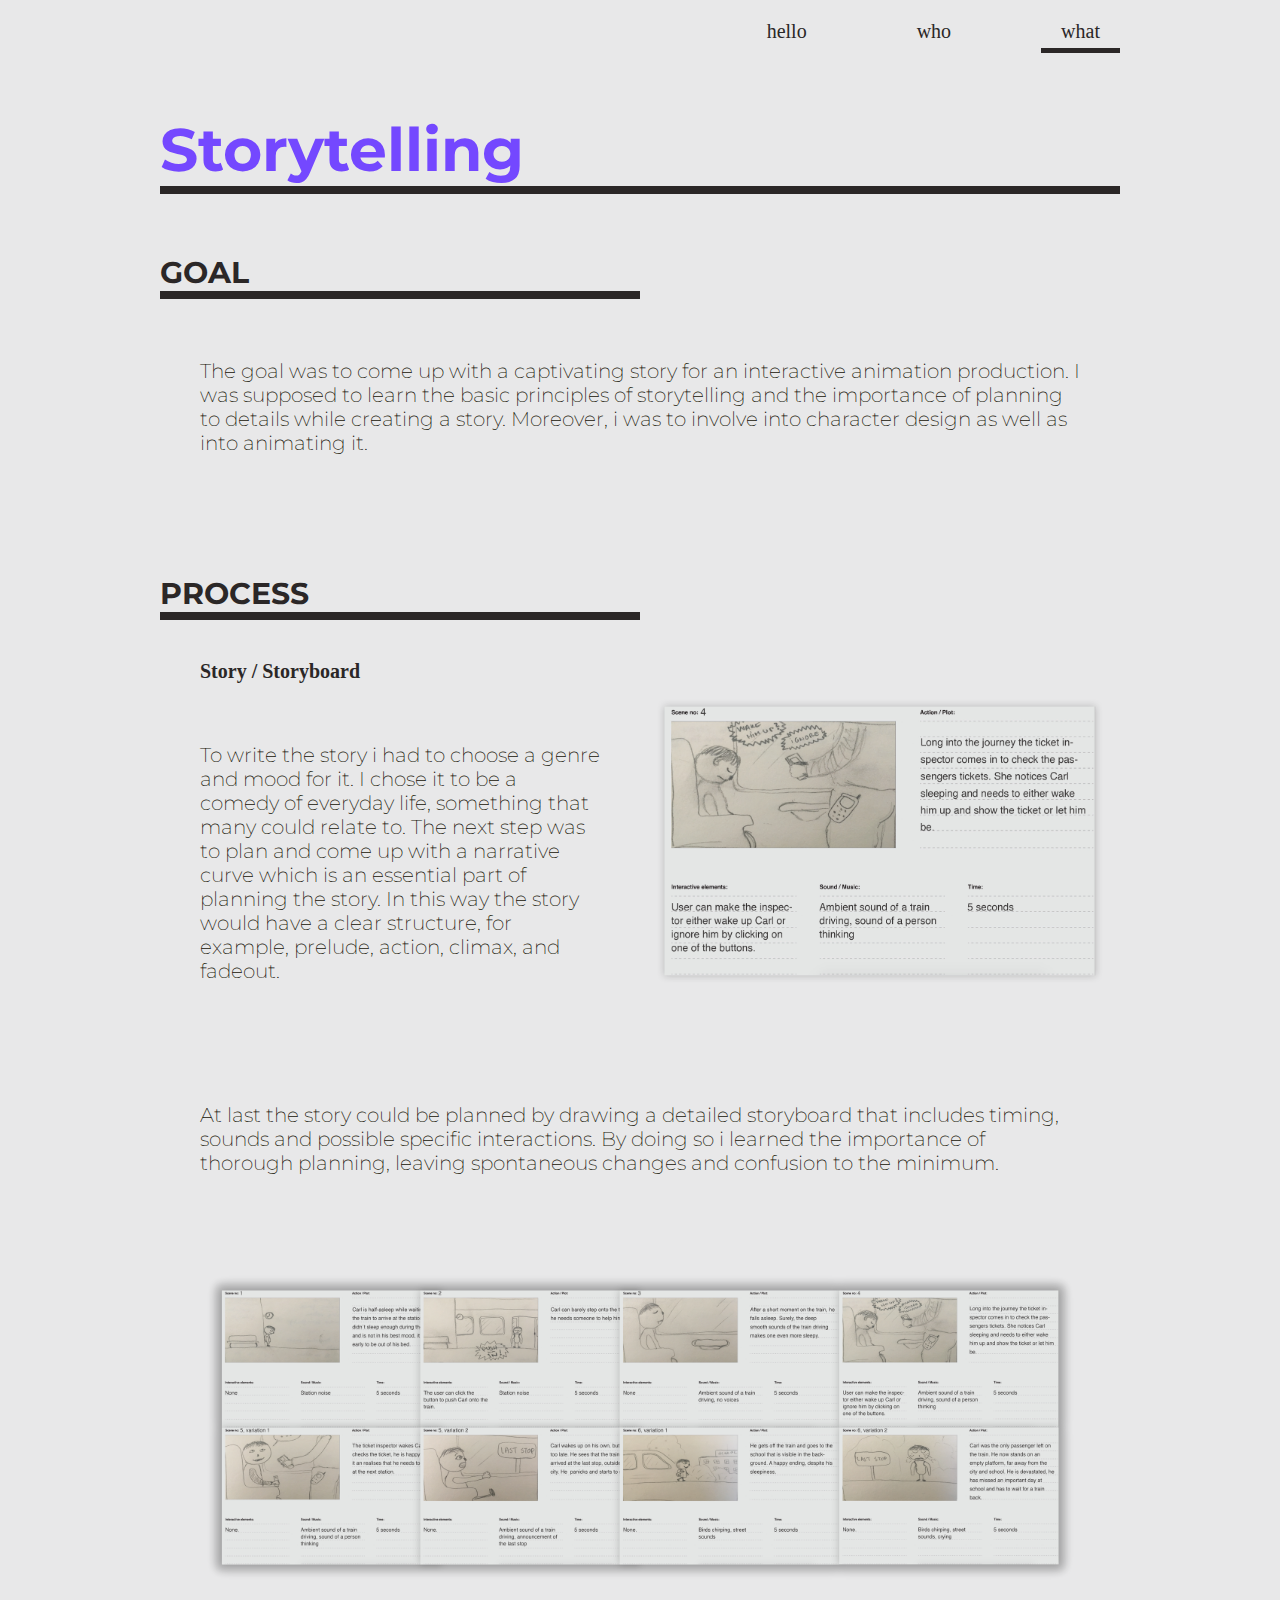
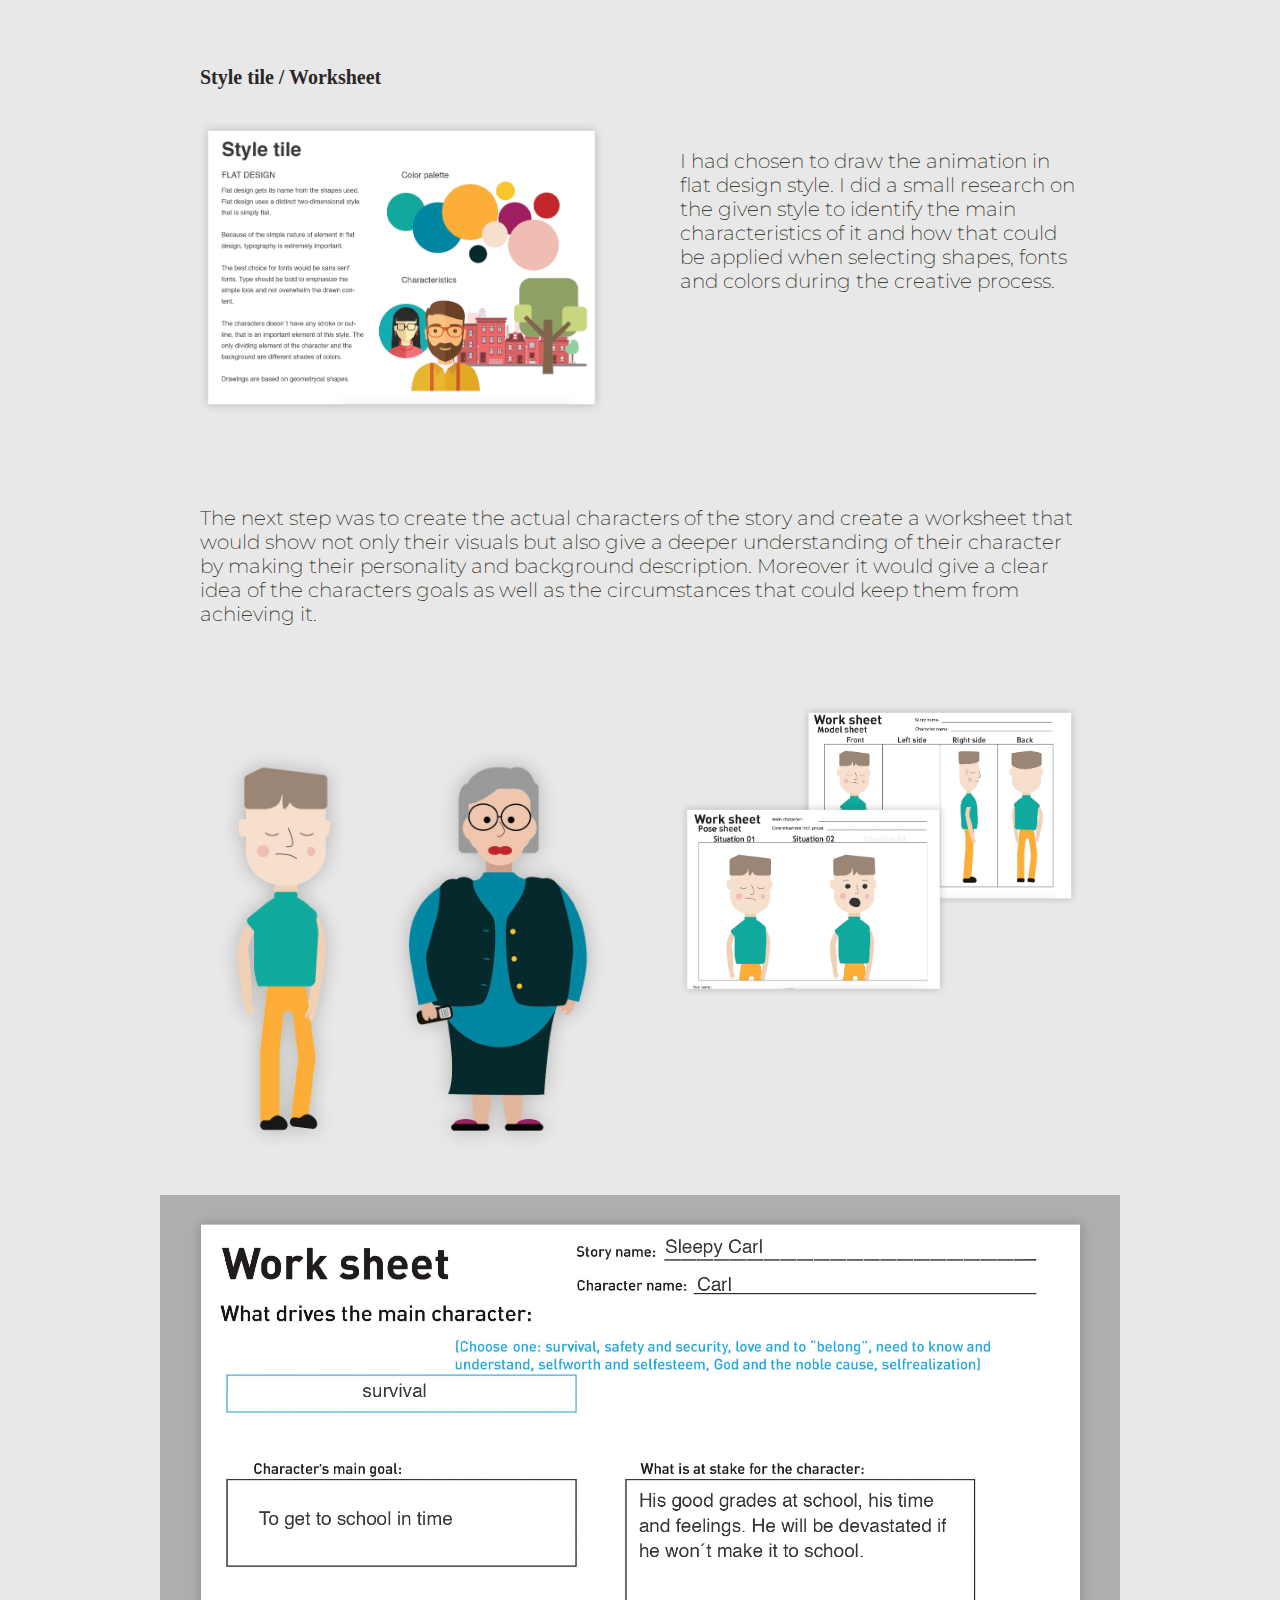
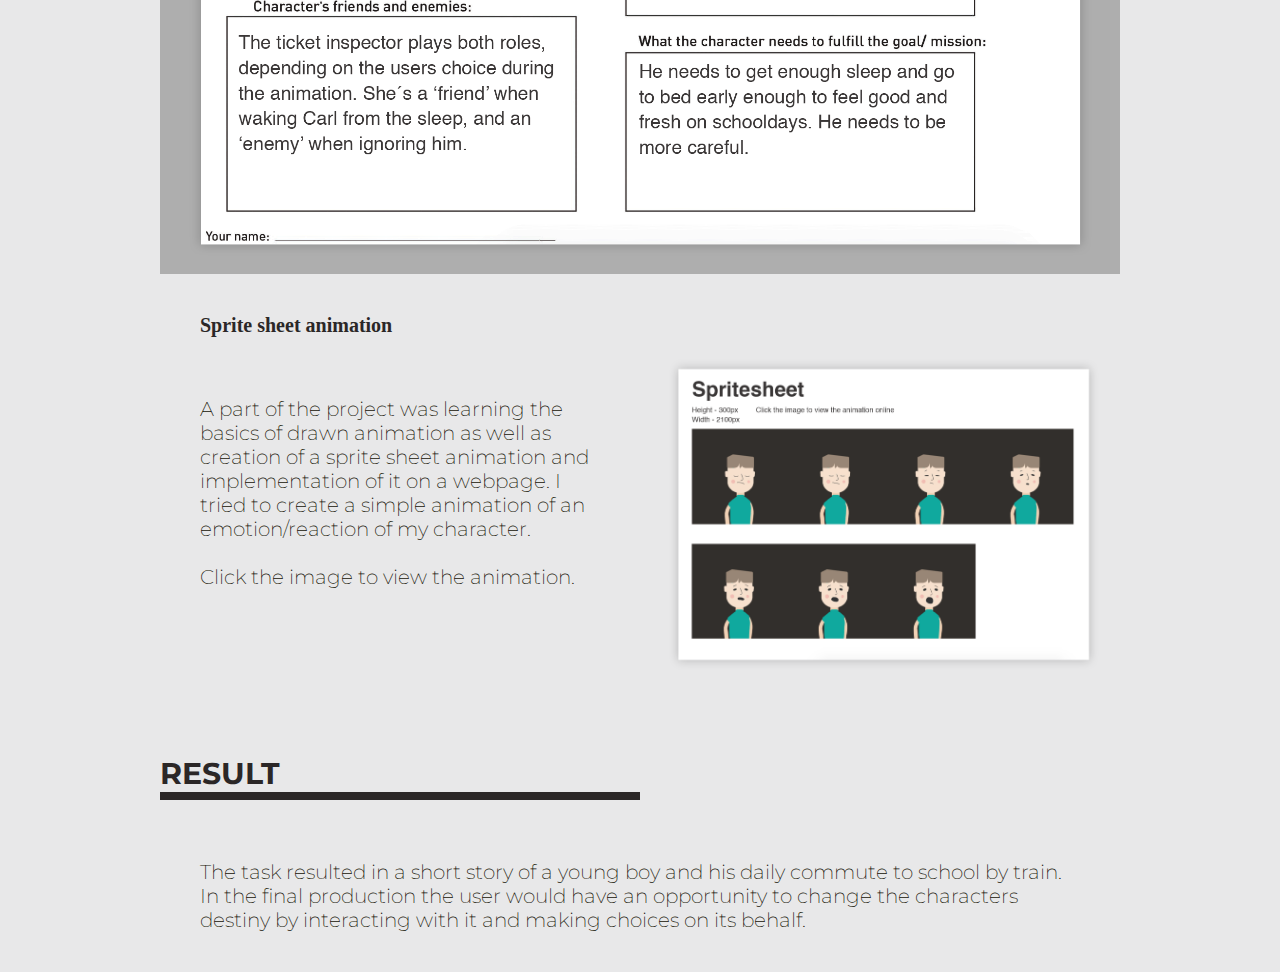
<file: storytelling.html>
<!DOCTYPE html>
<html lang="en">


<head>
    <title>Portfolio website</title>
    <link rel="stylesheet" href="style.css" type="text/css">
    <meta name="viewport" content="width-device-width, initial-scale=1.0">
    <meta charset="UTF-8">

</head>

<body style="background-color: #E8E8E9;">
    <header>
        <nav class="wrapper-topnav">
            <ul>

                <li><a href="what.html" class="active">what</a>
                </li>

                <li><a href="who.html">who</a></li>

                <li><a href="index.html">hello</a></li>
            </ul>
        </nav>
    </header>

    <main>
        <div class="wrapper-main-grid">
            <div class="green">
                <h2 id="hello">Storytelling</h2>
            </div>

            <div class="black-line"></div>

        </div>

        <div class="portfolio-content-grid">

            <h3>Goal</h3>
            <div class="black-line-half"></div>

            <p class="text-span2">The goal was to come up with a captivating story for an interactive animation production. I was supposed to learn the basic principles of storytelling and the importance of planning to details while creating a story. Moreover, i was to involve into character design as well as into animating it.</p>

            <h3>Process</h3>
            <div class="black-line-half"></div>

            <h4>Story / Storyboard</h4>
            <p class="text-left">To write the story i had to choose a genre and mood for it. I chose it to be a comedy of everyday life, something that many could relate to. The next step was to plan and come up with a narrative curve which is an essential part of planning the story. In this way the story would have a clear structure, for example, prelude, action, climax, and fadeout.</p>


            <img class="span1right" src="image-assets/storytelling/2.png" alt="Image1" style="width:100%;">

            <p class="text-span2">At last the story could be planned by drawing a detailed storyboard that includes timing, sounds and possible specific interactions. By doing so i learned the importance of thorough planning, leaving spontaneous changes and confusion to the minimum.</p>


            <img class="span2" src="image-assets/storytelling/1.png" alt="Image1" style="width:100%;">


            <h4>Style tile / Worksheet</h4>

            <img class="span1left" src="image-assets/storytelling/5.png" alt="Image1" style="width:100%;">

            <p class="text-right">I had chosen to draw the animation in flat design style. I did a small research on the given style to identify the main characteristics of it and how that could be applied when selecting shapes, fonts and colors during the creative process.</p>

            <p class="text-span2">The next step was to create the actual characters of the story and create a worksheet that would show not only their visuals but also give a deeper understanding of their character by making their personality and background description. Moreover it would give a clear idea of the characters goals as well as the circumstances that could keep them from achieving it.
            </p>

            <img class="span1left" src="image-assets/storytelling/3.png" alt="Image1" style="width:100%;">

            <img class="span1right" src="image-assets/storytelling/4.png" alt="Image1" style="width:100%;">

            <img class="span2" src="image-assets/storytelling/6_2.gif" alt="Image1" style="width:100%;">

            <h4>Sprite sheet animation</h4>

            <p class="text-left">A part of the project was learning the basics of drawn animation as well as creation of a sprite sheet animation and implementation of it on a webpage.
                I tried to create a simple animation of an emotion/reaction of my character.<br><br> Click the image to view the animation.
            </p>

            <a href="http://eltermanis.com/kea/character/spritesheet.html" target="blank_"><img class="span1-right" src="image-assets/storytelling/7.png" alt="Image1" style="width:100%;"></a>


            <h3>Result</h3>
            <div class="black-line-half"></div>

<p class="text-span2">The task resulted in a short story of a young boy and his daily commute to school by train. In the final production the user would have an opportunity to change the characters destiny by interacting with it and making choices on its behalf.</p>





        </div>

    </main>


    <footer>
<div class="wrapper-footer">

    </div>
    </footer>
</body>
</file>
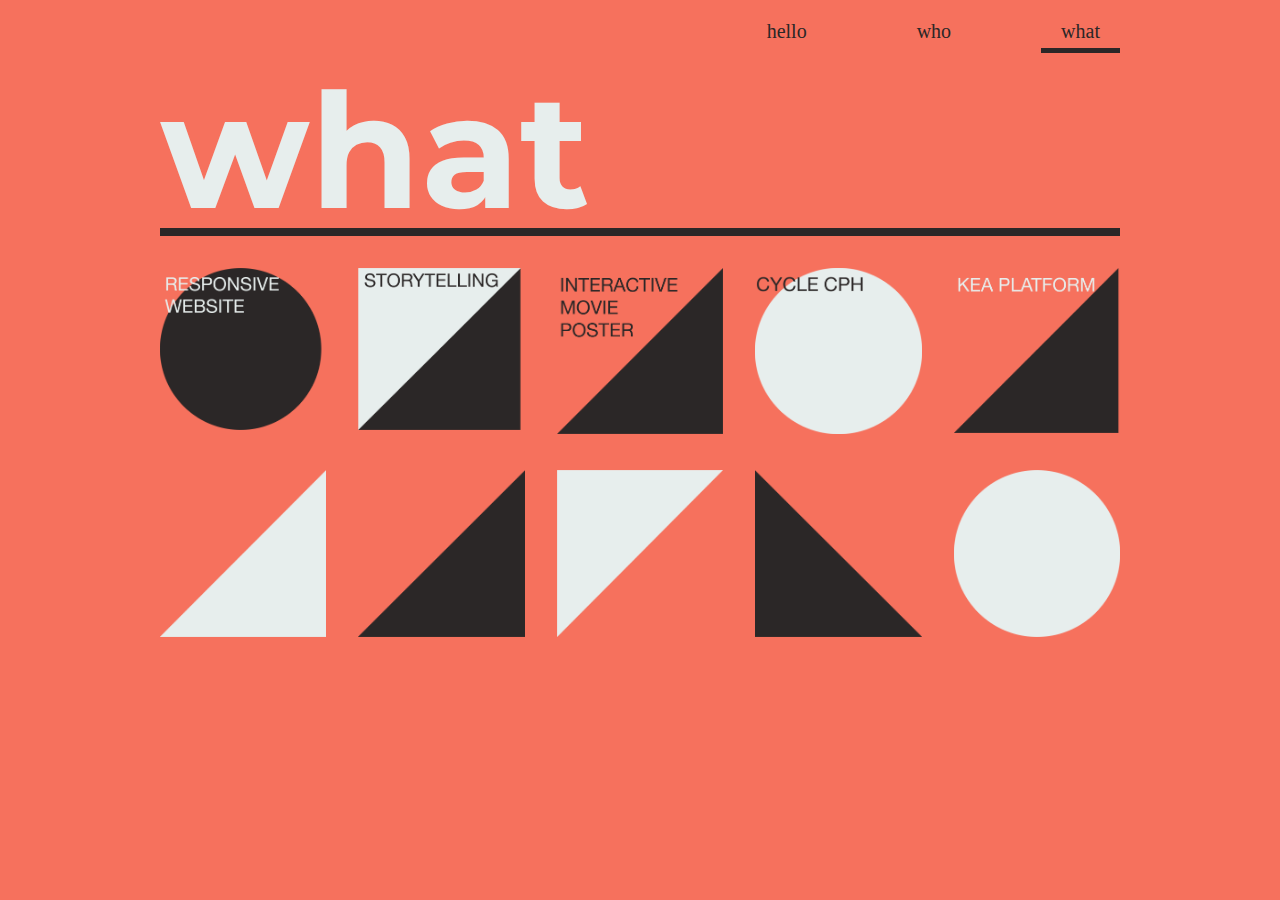
<file: what.html>
<!DOCTYPE html>
<html lang="en">


<head>
    <title>Portfolio website</title>
    <link rel="stylesheet" href="style.css" type="text/css">
    <meta name="viewport" content="width-device-width, initial-scale=1.0">
    <meta charset="UTF-8">
</head>

<body style="background-color: #F6715D;">
    <header>
        <nav class="wrapper-topnav">
            <ul>

                <li><a href="what.html" class="active">what</a>
                </li>

                <li><a  href="who.html">who</a></li>

                <li><a href="index.html">hello</a></li>
            </ul>
        </nav>
    </header>

    <main>
        <div class="wrapper-main-grid">
            <div class="green">
                <h1 id="hello">what</h1>
            </div>

            <div class="black-line"></div>

        </div>

        <div class="wrapper-button-grid">

            <div class="what-button"> <a href="resp-web.html"><img src="buttons/1.png" alt="Responsive-website"></a></div>

            <div class="what-button"> <a href="storytelling.html"><img src="buttons/2.png" alt="Storytelling"></a></div>

            <div class="what-button"> <a href="int-mov-poster.html"><img src="buttons/3.png" alt="Interactive-movie-poster"></a></div>

            <div class="what-button"> <a href="cycle-cph.html"><img src="buttons/4.png" alt="Cycle-CPH"></a></div>

            <div class="what-button"> <a href="kea-platform.html"><img src="buttons/5.png" alt="Kea-platform"></a></div>

            <div class="what-button"><img src="buttons/6.png" alt="button"></div>

            <div class="what-button"><img src="buttons/7.png" alt="button"></div>

            <div class="what-button"><img src="buttons/8.png" alt="button"></div>

            <div class="what-button"><img src="buttons/9.png" alt="button"></div>

            <div class="what-button"><img src="buttons/10.png" alt="button"></div>


        </div>

    </main>


    <footer>
    <div class="wrapper-footer">

    </div>

    </footer>
</body>
</file>
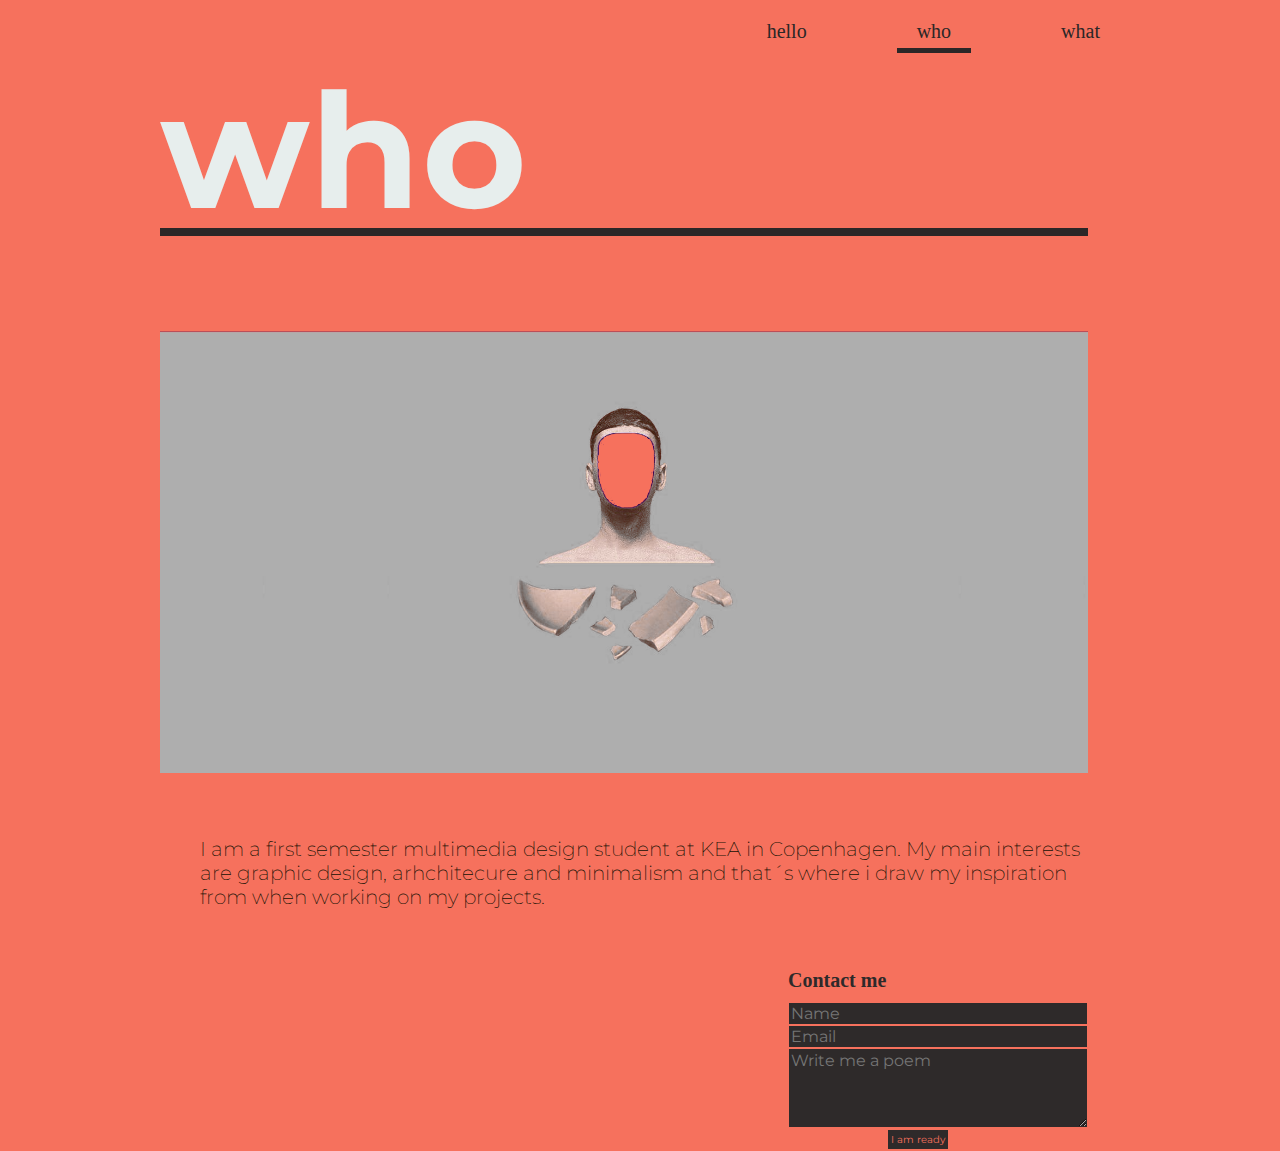
<file: who.html>
<!DOCTYPE html>
<html lang="en">


<head>
    <title>Portfolio website</title>
    <link rel="stylesheet" href="style.css" type="text/css">
    <meta name="viewport" content="width-device-width, initial-scale=1.0">
    <meta charset="UTF-8">
</head>

<body style="background-color: #F6715D;">
    <header>
        <nav class="wrapper-topnav">
            <ul>

                <li><a href="what.html">what</a>
                </li>

                <li><a href="who.html" class="active">who</a></li>

                <li><a href="index.html">hello</a></li>
            </ul>
        </nav>
    </header>

    <main>
        <div class="wrapper-main-grid">
            <div class="green">
                <h1 id="hello">who</h1>
            </div>

            <div class="black-line"></div>

            <div class="hello-graphic"><img src="image-assets/me-3.png" alt="Hello-graphic" style="width:100%"></div>

            <p class="text-span2">I am a first semester multimedia design student at KEA in Copenhagen. My main interests are graphic design, arhchitecure and minimalism and that´s where i draw my inspiration from when working on my projects.</p>

        </div>

    </main>


    <footer>
        <div class="wrapper-footer">
            <form class="contact-form" action="/my-handling-form-page" method="post">
                <h4 id="form-h4">Contact me</h4>
                <div>
                    <input type="text" placeholder="Name" id="name" name="user_name">
                </div>
                <div>
                    <input type="email" placeholder="Email" id="mail" name="user_mail">
                </div>
                <div>
                    <textarea id="msg" placeholder="Write me a poem" name="user_message"></textarea>
                </div>

                <div class="button">
                    <button type="submit">I am ready</button>
                </div>

            </form>


        </div>

    </footer>
</body>
</file>
<file: style.css>
/* ------------------------------------------------------ */
/* ------------------------------------------------------ */
/* -------------------GENERAL STYLES--------------------- */
/* ------------------------------------------------------ */
/* ------------------------------------------------------ */
@import url('https://fonts.googleapis.com/css?family=Montserrat:100,200,300,400,600,700,800,900&display=swap');

body {
    width: 100%;
    height: 100%;
    margin: 0px;
    padding: 0px;
    overflow-x: hidden;
    font-family: 'Helvetica Neue', sans-serif;
    color: #141204;
}

ul {
    list-style-type: none;
    margin: 0;
    padding-left: 10em;
    padding-right: 10em;
    overflow: hidden;
}

li {
    float: right;
}

li a {
    display: block;
    padding: 20px;
    margin-left: 70px;
    font-size: 20px;
    font-family: Helvetica Neue;
    text-decoration: none;
    font-weight: 500;
    color: #2B2727;
    border-bottom: transparent solid 5px;
    padding-bottom: 5px;
}

.wrapper-topnav a:hover {
    color: #AEAEAE;

}

.active {
    padding-bottom: 5px;
    border-bottom: #2B2727 solid 5px;
}

.page-background {
    display: grid;
    grid-template-columns: 1fr;
}

h1 {
    font-size: 160px;
    font-family: Montserrat;
    margin: 0;
    color: #E7EEED;
    /* text-shadow: 3px 0px #2B2727; */
}

h2 {
    font-size: 60px;
    font-family: Montserrat;
    margin: 0;
    padding-top: 1em;
    color: #7448FF;
}

h3 {
    font-size: 30px;
    font-family: Montserrat;
    text-transform: uppercase;
    padding-top: 2em;
    margin: 0;
    grid-column: 1/2;
    color: #2B2727;
}

h4 {
    font-size: 20px;
    font-family: Helvetica Neue;
    padding-top: 2em;
    padding-left: 2em;
    margin: 0;
    grid-column: 1/2;
    color: #2B2727;
}

.light h4 {
    font-size: 20px;
    font-family: Helvetica Neue;
    padding-top: 2em;
    padding-left: 2em;
    margin: 0;
    grid-column: 1/2;
    color: white;
}

#links a {
    text-decoration: none;
    font-weight: bold;
    color: #2B2727;

}

#links a:hover {
    text-decoration: none;
    font-weight: bold;
    color: #E7EEED;
}

.text-left {
    grid-column: 1/2;
    padding: 2em;
    font-size: 20px;
    font-family: Montserrat;
    font-weight: 200;
}

.text-right {
    grid-column: 2/3;
    padding: 2em;
    font-size: 20px;
    font-family: Montserrat;
    font-weight: 200;
}

.text-span2 {
    grid-column: 1/ span2;
    padding: 2em;
    font-size: 20px;
    font-family: Montserrat;
    font-weight: 200;
}

/* BUTTON ANIMATION */
.what-button {
    transition: all .3s ease-in-out;
}

.what-button:hover {
    transform: scale(1.1);
}

#form-h4 {
    color: #2E2A2A;
    padding-top: 0em;
    padding-bottom: 0.5em;
    padding-left: 0em;
}

.contact-form label {
    color: #E7EEED;
}

/* ------------------------------------------------------ */
/* ------------------------------------------------------ */
/* ----------------GRID SPECIFIC STYLES------------------ */
/* ------------------------------------------------------ */
/* ------------------------------------------------------ */

.wrapper-main-grid {
    display: grid;
    grid-template-columns: 1fr 1fr;
    grid-column-gap: 2em;
    padding-left: 10em;
    padding-right: 10em;
}

.green {
    grid-column: 1/3;
    max-height: 175px;
}

.black-line {
    grid-column: 1/3;
    height: 8px;
    background: #2B2727;
}

.black-line-half {
    grid-column: 1/2;
    height: 8px;
    background: #2B2727;
}

.hello-graphic {
    grid-column: 1/3;

}

/* ----------WHAT PAGE----------- */

.wrapper-button-grid {
    display: grid;
    grid-template-columns: repeat(5, 1fr);
    grid-column-gap: 2em;
    padding-left: 10em;
    padding-right: 10em;
}

.what-button {
    margin-top: 2em;
}

.what-button img {
    width: 100%;
}

/* ----------ALL PORTFOLIO PAGES----------- */

.portfolio-content-grid {
    display: grid;
    grid-template-columns: repeat(2, 1fr);
    height: 400px;
    padding-left: 10em;
    padding-right: 10em;
}

.span1left {
    grid-column: 1/2;

}

.span1right {
    grid-column: 2/3;

}

.span2 {
    grid-column: 1/ span2;
}

.slider {
    grid-column: 1/ span2;
}


/* ----------RESP_WEBSITE PAGE----------- */


.wrapper-footer {
    margin-top: 0em;
    margin-left: 10em;
    margin-right: 10em;
}

/* FORM STYLING --------------------------*/


form {
    float: right;
    margin: 0 auto;
    width: 300px;
    padding-right: 2em;

}

input,
textarea {
    font: 1em Montserrat;
    width: 300px;
    box-sizing: border-box;
    background-color: #2E2A2A;
    border: 1px solid #F6715D;
}

input:focus,
textarea:focus {
    border-color: #000;
}

textarea {
    vertical-align: top;
    height: 5em;
}

.button {
    padding-left: 90px;
    margin-left: .5em;
}

button {
    background-color: #2E2A2A;
    border: 2px solid #F6715D;
    color: #F6715D;
    padding: 3px 3px;
    text-align: center;
    text-decoration: none;
    font-family: Montserrat;
    display: inline-block;
    font-size: 10px;
}


/* ------------------------------------------------------ */
/* ------------------------------------------------------ */
/* -------------MEDIA SPECIFIC GRID LAYOUT--------------- */
/* ------------------------------------------------------ */
/* ------------------------------------------------------ */

@media screen and (max-width:980px) {

    .black-line {
        grid-column: 1/2;
        height: 8px;
        background: #2B2727;
    }

    .wrapper-main-grid {
        display: block;
        grid-template-columns: 1fr 1fr;
        grid-column-gap: 1em;
        padding-left: 5em;
        padding-right: 5em;
    }

    .portfolio-content-grid {
        display: grid;
        grid-template-columns: 1fr;
        height: 400px;
        padding-left: 5em;
        padding-right: 5em;
    }

    .wrapper-button-grid {
        display: grid;
        grid-template-columns: repeat(5, 1fr);
        grid-column-gap: 2em;
        padding-left: 5em;
        padding-right: 5em;
    }

    .what-button {
        margin-top: 2em;
    }

    .what-button img {
        width: 100%;
    }

    .span1left {
        grid-column: 1/ span2;
        padding-top: 1em;

    }

    .span1right {
        grid-column: 1/ span 2;
        padding-top: 1em;

    }

    .text-left {
        grid-column: 1/ span2;
        padding: 2em;
        font-size: 20px;
        font-family: Montserrat;
        font-weight: 200;
    }

    .text-right {
        grid-column: 1/ span2;
        padding: 2em;
        font-size: 20px;
        font-family: Montserrat;
        font-weight: 200;
    }

    h1 {
        font-size: 170px;
        font-family: Montserrat;
        margin: 0;
        color: #E7EEED;
        /* text-shadow: 3px 0px #2B2727; */
    }

    h2 {
        font-size: 40px;
        font-family: Montserrat;
        margin: 0;
        padding-top: 1em;
        color: #7448FF;
    }

    h3 {
        font-size: 30px;
        font-family: Montserrat;
        text-transform: uppercase;
        padding-top: 2em;
        margin: 0;
        grid-column: 1/2;
        color: #2B2727;
    }

    h4 {
        font-size: 20px;
        font-family: Montserrat;
        padding-top: 2em;
        padding-left: 2em;
        margin: 0;
        grid-column: 1/2;
        color: #2B2727;
    }

    .black-line {
        grid-column: 1/3;
        height: 8px;
        background: #2B2727;
    }

    .black-line-half {
        width: 210px;
        height: 8px;
        background: #2B2727;
        padding-left: 5em;
    }

    li {
        float: right;
    }

    li a {
        display: block;
        padding: 20px;
        margin-left: 50px;
        font-size: 20px;
        font-family: Helvetica Neue;
        text-decoration: none;
        font-weight: 500;
        color: #2B2727;
        border-bottom: transparent solid 5px;
        padding-bottom: 5px;
    }


}

@media screen and (max-width:736px) {
    .wrapper-main-grid {
        display: block;
        grid-template-columns: 1fr 1fr;
        grid-column-gap: 1em;
        padding-left: 5em;
        padding-right: 5em;
    }

    .portfolio-content-grid {
        display: grid;
        grid-template-columns: 1fr;
        height: 400px;
        padding-left: 5em;
        padding-right: 5em;
    }

    .wrapper-button-grid {
        display: grid;
        grid-template-columns: repeat(2, 1fr);
        grid-column-gap: 2em;
        padding-left: 5em;
        padding-right: 5em;
    }

    .what-button {
        margin-top: 2em;
    }

    .what-button img {
        width: 100%;
    }

    .span1left {
        grid-column: 1/ span2;

    }

    .span1right {
        grid-column: 1/ span2;

    }

    .span2 {
        grid-column: 1/ span2;
    }

    .text-left {
        grid-column: 1/ span2;
        padding: 2em;
        font-size: 20px;
        font-family: Montserrat;
        font-weight: 200;
    }

    .text-right {
        grid-column: 1/ span2;
        padding: 2em;
        font-size: 20px;
        font-family: Montserrat;
        font-weight: 200;
    }

    .text-span2 {
        grid-column: 1/ span2;
        padding: 2em;
        font-size: 20px;
        font-family: Montserrat;
        font-weight: 200;
    }

    h1 {
        font-size: 140px;
        font-family: Montserrat;
        margin: 0;
        color: #E7EEED;
        /* text-shadow: 3px 0px #2B2727; */
    }

    h2 {
        font-size: 40px;
        font-family: Montserrat;
        margin: 0;
        padding-top: 1em;
        color: #7448FF;
    }

    h3 {
        font-size: 30px;
        font-family: Montserrat;
        text-transform: uppercase;
        padding-top: 2em;
        margin: 0;
        grid-column: 1/2;
        color: #2B2727;
    }

    h4 {
        font-size: 20px;
        font-family: Montserrat;
        padding-top: 2em;
        padding-left: 2em;
        margin: 0;
        grid-column: 1/2;
        color: #2B2727;
    }

    .black-line {
        grid-column: 1/3;
        height: 8px;
        background: #2B2727;
    }

    .black-line-half {
        width: 210px;
        height: 8px;
        background: #2B2727;
        padding-left: 5em;
    }

    .topnav {
        display: grid;
        grid-template-columns: repeat(2, 1fr);
        padding: 1em 0em 1em 6em;
        align-items: center;
        justify-content: center;
        background-color: #242323;

    }

    li {
        float: right;
    }

    li a {
        display: block;
        padding: 20px;
        margin-left: 50px;
        font-size: 15px;
        font-family: Helvetica Neue;
        text-decoration: none;
        font-weight: 500;
        color: #2B2727;
        border-bottom: transparent solid 5px;
        padding-bottom: 5px;
    }

}

@media screen and (max-width:480px) {
    .wrapper-main-grid {
        display: block;
        grid-template-columns: 1fr;
        grid-column-gap: 1em;
        padding-left: 3em;
        padding-right: 3em;
    }

    .portfolio-content-grid {
        display: grid;
        grid-template-columns: 1fr;
        height: 400px;
        padding-left: 3em;
        padding-right: 3em;
    }

    .wrapper-button-grid {
        display: grid;
        grid-template-columns: repeat(2, 1fr);
        grid-column-gap: 2em;
        padding-left: 3em;
        padding-right: 3em;
    }

    .what-button {
        margin-top: 2em;
    }

    .what-button img {
        width: 100%;
    }

    .span1left {
        grid-column: 1/ span2;

    }

    .span1right {
        grid-column: 1/ span2;

    }

    .span2 {
        grid-column: 1/ span2;
    }

    .text-left {
        grid-column: 1/ span2;
        padding: 1em;
        font-size: 15px;
        font-family: Montserrat;
        font-weight: 200;
    }

    .text-right {
        grid-column: 1/ span2;
        padding: 1em;
        font-size: 15px;
        font-family: Montserrat;
        font-weight: 200;
    }

    .text-span2 {
        grid-column: 1/ span2;
        padding: 1em;
        font-size: 15px;
        font-family: Montserrat;
        font-weight: 200;
    }


    h1 {
        font-size: 100px;
        font-family: Montserrat;
        margin: 0;
        color: #E7EEED;
        /* text-shadow: 3px 0px #2B2727; */
    }

    h2 {
        font-size: 30px;
        font-family: Montserrat;
        margin: 0;
        padding-top: 1em;
        color: #7448FF;
    }

    h3 {
        font-size: 25px;
        font-family: Montserrat;
        text-transform: uppercase;
        padding-top: 2em;
        margin: 0;
        grid-column: 1/2;
        color: #2B2727;
    }

    h4 {
        font-size: 20px;
        font-family: Montserrat;
        padding-top: 2em;
        padding-left: 1em;
        margin: 0;
        grid-column: 1/2;
        color: #2B2727;
    }

    .black-line {
        grid-column: 1/3;
        height: 8px;
        background: #2B2727;
    }

    .black-line-half {
        width: 130px;
        height: 6px;
        background: #2B2727;
        padding-left: 2em;
    }


}
</file>
